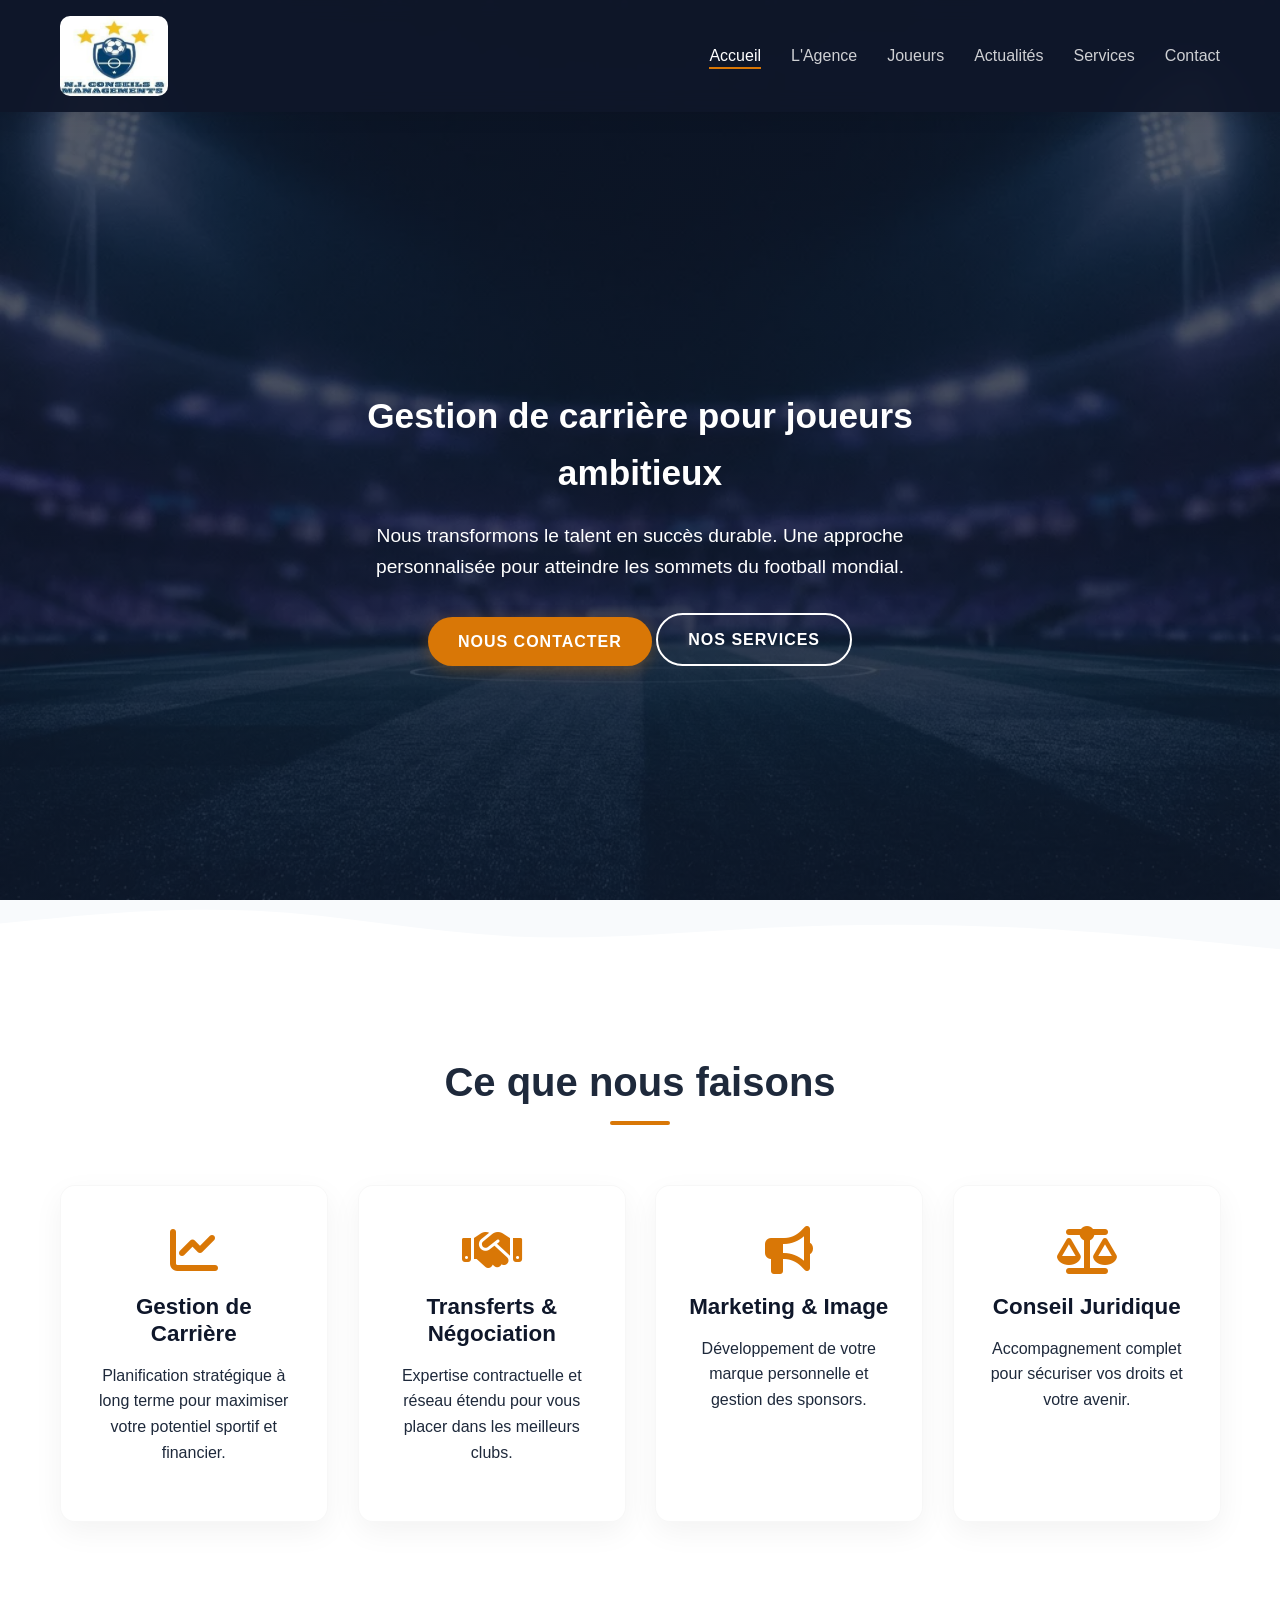
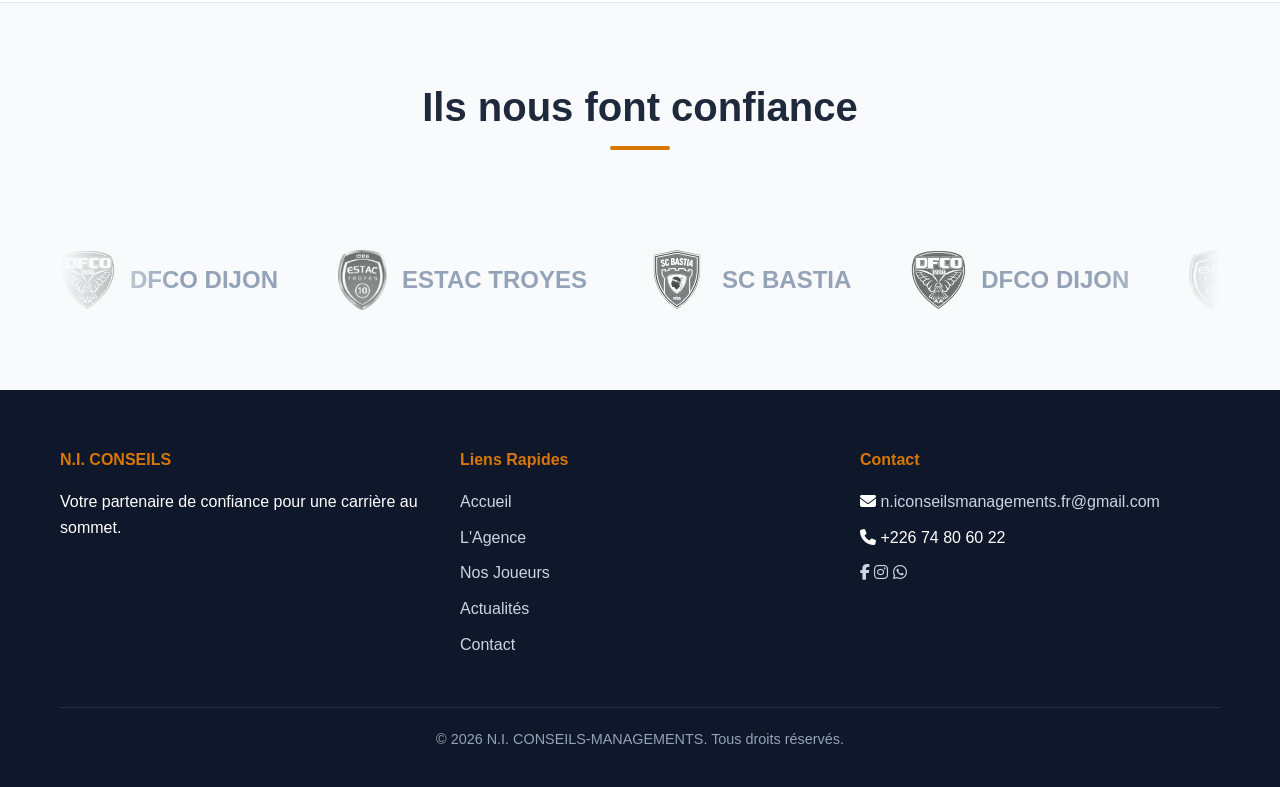
<file: index.html>
<!DOCTYPE html>
<html lang="fr">

<head>
    <meta charset="UTF-8">
    <meta name="viewport" content="width=device-width, initial-scale=1.0">
    <title>N.I. CONSEILS-MANAGEMENTS | Accueil</title>
    <meta name="description"
        content="Gestion de carrière pour joueurs de football ambitieux. Transferts, négociation, marketing.">
    <link rel="icon" type="image/png" href="assets/images/logo.png">
    <!-- Google Search Console Verification -->
    <meta name="google-site-verification" content="EGCltQnFq501ZITUYXsxIXA1ojgnjzvtPyNkvz9qQ1s" />
    <!-- Security Headers -->
    <meta http-equiv="Content-Security-Policy"
        content="default-src 'self'; script-src 'self' https://cdnjs.cloudflare.com; style-src 'self' 'unsafe-inline' https://cdnjs.cloudflare.com https://fonts.googleapis.com; font-src 'self' https://cdnjs.cloudflare.com https://fonts.gstatic.com; img-src 'self' data: blob: https:; connect-src 'self' https://*.supabase.co;">
    <!-- Google Fonts -->
    <link rel="preconnect" href="https://fonts.googleapis.com">
    <link rel="preconnect" href="https://fonts.gstatic.com" crossorigin>
    <link href="https://fonts.googleapis.com/css2?family=Outfit:wght@300;400;500;700;800&display=swap" rel="stylesheet">
    <!-- Font Awesome -->
    <link rel="stylesheet" href="https://cdnjs.cloudflare.com/ajax/libs/font-awesome/6.4.0/css/all.min.css"
        integrity="sha512-iecdLmaskl7CVkqkXNQ/ZH/XLlvWZOJyj7Yy7tcenmpD1ypASozpmT/E0iPtmFIB46ZmdtAc9eNBvH0H/ZpiBw=="
        crossorigin="anonymous" referrerpolicy="no-referrer">
    <!-- Open Graph / Meta SEO pour Google -->
    <link rel="canonical" href="https://niconseils.com/">
    <meta property="og:type" content="website">
    <meta property="og:url" content="https://niconseils.com/">
    <meta property="og:title" content="N.I. CONSEILS-MANAGEMENTS | Agence de Gestion de Carrière Football">
    <meta property="og:description" content="Gestion de carrière pour joueurs de football ambitieux. Transferts, négociation, marketing.">
    <meta property="og:image" content="https://niconseils.com/assets/images/hero.webp">
    <!-- Twitter Card -->
    <meta name="twitter:card" content="summary_large_image">
    <meta name="twitter:title" content="N.I. CONSEILS-MANAGEMENTS | Agence de Gestion de Carrière Football">
    <meta name="twitter:description" content="Gestion de carrière pour joueurs de football ambitieux. Transferts, négociation, marketing.">
    <meta name="twitter:image" content="https://niconseils.com/assets/images/hero.webp">

    <!-- Schema.org Organization for Google Indexing -->
    <script type="application/ld+json">
    {
        "@context": "https://schema.org",
        "@type": "SportsOrganization",
        "name": "N.I. CONSEILS-MANAGEMENTS",
        "alternateName": ["NI Conseils Managements", "Niconseils", "NI Conseils"],
        "url": "https://niconseils.com/",
        "logo": "https://niconseils.com/assets/images/logo.png",
        "description": "Gestion de carrière, transferts, négociations contractuelles et image de joueurs de football professionnels.",
        "telephone": "+226 74 80 60 22",
        "email": "n.iconseilsmanagements.fr@gmail.com",
        "sameAs": [
            "https://www.facebook.com/ibrahim.niang.7",
            "https://www.instagram.com/ibrahim_niang_10"
        ]
    }
    </script>
    <!-- Custom CSS -->
    <link rel="stylesheet" href="style.css?v=2.0">
    <!-- Animations CSS -->
    <link rel="stylesheet" href="animations.css?v=1.3">
    <!-- Dynamic Site Customizer Script -->
    <!-- Supabase SDK & Database Manager -->
    <script src="supabase.js"></script>
    <script src="site-database.js"></script>
    <script src="site-config.js"></script>
    <!-- PWA Settings -->
    <link rel="manifest" href="manifest.json">
    <meta name="apple-mobile-web-app-capable" content="yes">
    <meta name="apple-mobile-web-app-status-bar-style" content="black-translucent">
    <meta name="apple-mobile-web-app-title" content="N.I. CONSEILS">
    <link rel="apple-touch-icon" href="assets/images/logo.png">
</head>

<body>

    <!-- Preloader -->
    <div id="page-preloader">
        <img src="assets/images/logo.png" alt="N.I. CONSEILS" class="preloader-logo" decoding="async">
        <div class="preloader-spinner"></div>
    </div>

    <!-- Navigation -->
    <nav class="navbar">
        <div class="container">
            <a href="index.html" class="logo">
                <img src="assets/images/logo.png" alt="Logo N.I. CONSEILS-MANAGEMENTS">
            </a>
            <ul class="nav-links">
                <li><a href="index.html" class="active">Accueil</a></li>
                <li><a href="agent.html">L'Agence</a></li>
                <li><a href="players.html">Joueurs</a></li>
                <li><a href="actualites.html">Actualités</a></li>
                <li><a href="services.html">Services</a></li>
                <li><a href="contact.html">Contact</a></li>
            </ul>
            <button class="hamburger" type="button" aria-label="Ouvrir le menu" aria-expanded="false" aria-controls="main-nav-links">
                <span class="bar"></span>
                <span class="bar"></span>
                <span class="bar"></span>
            </button>
        </div>
    </nav>

    <!-- Hero Section -->
    <header class="hero" data-parallax>
        <div class="container hero-content">                <h1 data-cms="heroTitle" class="gradient-text">N.I. CONSEILS-MANAGEMENTS</h1>
                <p class="hero-subtitle" data-cms="heroSubtitle">Gestion de carrière pour joueurs ambitieux</p>
            <p data-cms="heroDescription">Nous transformons le talent en succès durable. Une approche personnalisée pour atteindre les sommets du
                football mondial.</p>
            <div class="hero-btns">
                <a href="contact.html" class="btn btn-primary">Nous Contacter</a>
                <a href="services.html" class="btn btn-outline">Nos Services</a>
            </div>
        </div>
    </header>

    <!-- Section Divider Wave -->
    <div class="section-divider">
        <svg viewBox="0 0 1440 100" preserveAspectRatio="none" xmlns="http://www.w3.org/2000/svg">
            <path class="wave-path" fill="#ffffff" d="M0,32L48,26.7C96,21,192,11,288,16C384,21,480,43,576,48C672,53,768,43,864,37.3C960,32,1056,32,1152,37.3C1248,43,1344,53,1392,58.7L1440,64L1440,100L1392,100C1344,100,1248,100,1152,100C1056,100,960,100,864,100C768,100,672,100,576,100C480,100,384,100,288,100C192,100,96,100,48,100L0,100Z"></path>
        </svg>
    </div>

    <!-- What We Do Section -->
    <section class="features section-padding">
        <div class="container">
            <div class="text-center">
                <h2 class="section-title">Ce que nous faisons</h2>
            </div>
            <div class="features-grid">
                <div class="feature-card reveal tilt-card shine-card js-reveal stagger-1">
                    <i class="fa-solid fa-chart-line feature-icon"></i>
                    <h3>Gestion de Carrière</h3>
                    <p>Planification stratégique à long terme pour maximiser votre potentiel sportif et financier.</p>
                </div>
                <div class="feature-card reveal tilt-card shine-card js-reveal stagger-2">
                    <i class="fa-solid fa-handshake feature-icon"></i>
                    <h3>Transferts & Négociation</h3>
                    <p>Expertise contractuelle et réseau étendu pour vous placer dans les meilleurs clubs.</p>
                </div>
                <div class="feature-card reveal tilt-card shine-card js-reveal stagger-3">
                    <i class="fa-solid fa-bullhorn feature-icon"></i>
                    <h3>Marketing & Image</h3>
                    <p>Développement de votre marque personnelle et gestion des sponsors.</p>
                </div>
                <div class="feature-card reveal tilt-card shine-card js-reveal stagger-4">
                    <i class="fa-solid fa-scale-balanced feature-icon"></i>
                    <h3>Conseil Juridique</h3>
                    <p>Accompagnement complet pour sécuriser vos droits et votre avenir.</p>
                </div>
            </div>
        </div>
    </section>

    <!-- Partners Section -->
    <section class="partners section-padding">
        <div class="container">
            <div class="text-center">
                <h2 class="section-title">Ils nous font confiance</h2>
            </div>
            <div class="partners-grid reveal js-reveal">
                <div class="partner-item">
                    <img src="assets/images/LogoDFCO.svg" alt="DFCO Dijon" class="partner-logo"> DFCO DIJON
                </div>
                <div class="partner-item">
                    <img src="assets/images/estac-troyes.png" alt="ESTAC Troyes" class="partner-logo"> ESTAC TROYES
                </div>
                <div class="partner-item">
                    <img src="assets/images/sc-bastia.svg" alt="SC Bastia" class="partner-logo"> SC BASTIA
                </div>
            </div>
        </div>
    </section>

    <!-- Footer -->
    <footer>
        <div class="container">
            <div class="footer-grid">
                <div class="footer-col js-reveal-left">
                    <h4>N.I. CONSEILS</h4>
                    <p>Votre partenaire de confiance pour une carrière au sommet.</p>
                </div>
                <div class="footer-col js-reveal">
                    <h4>Liens Rapides</h4>
                    <ul class="footer-links">
                        <li><a href="index.html">Accueil</a></li>
                        <li><a href="agent.html">L'Agence</a></li>
                        <li><a href="players.html">Nos Joueurs</a></li>
                        <li><a href="actualites.html">Actualités</a></li>
                        <li><a href="contact.html">Contact</a></li>
                    </ul>
                </div>
                <div class="footer-col js-reveal-right">
                    <h4>Contact</h4>
                    <ul class="footer-links">
                        <li><i class="fa-solid fa-envelope"></i> <span
                                class="email-obfuscated">n.iconseilsmanagements.fr [at] gmail.com</span></li>
                        <li><i class="fa-solid fa-phone"></i> +226 74 80 60 22</li>
                        <li>
                            <div class="social-links" style="margin-top: 10px;">
                                <a href="https://www.facebook.com/ibrahim.niang.7" target="_blank"
                                    rel="noopener noreferrer" class="social-btn" aria-label="Facebook N.I. CONSEILS"><i
                                        class="fa-brands fa-facebook-f"></i></a>
                                <a href="https://www.instagram.com/ibrahim_niang_10?igsh=MXQ5dmVqNDBqeXpwaw=="
                                    target="_blank" rel="noopener noreferrer" class="social-btn" aria-label="Instagram N.I. CONSEILS"><i
                                        class="fa-brands fa-instagram"></i></a>
                                <a href="https://wa.me/22674806022" target="_blank" rel="noopener noreferrer"
                                    class="social-btn" aria-label="WhatsApp N.I. CONSEILS"><i class="fa-brands fa-whatsapp"></i></a>
                            </div>
                        </li>
                    </ul>
                </div>
            </div>
            <div class="copyright">
                <p>&copy; 2026 N.I. CONSEILS-MANAGEMENTS. Tous droits réservés.</p>
            </div>
        </div>
    </footer>
    <script src="script.js"></script>
    <script src="animations.js?v=1.3"></script>
</body>

</html>
</file>
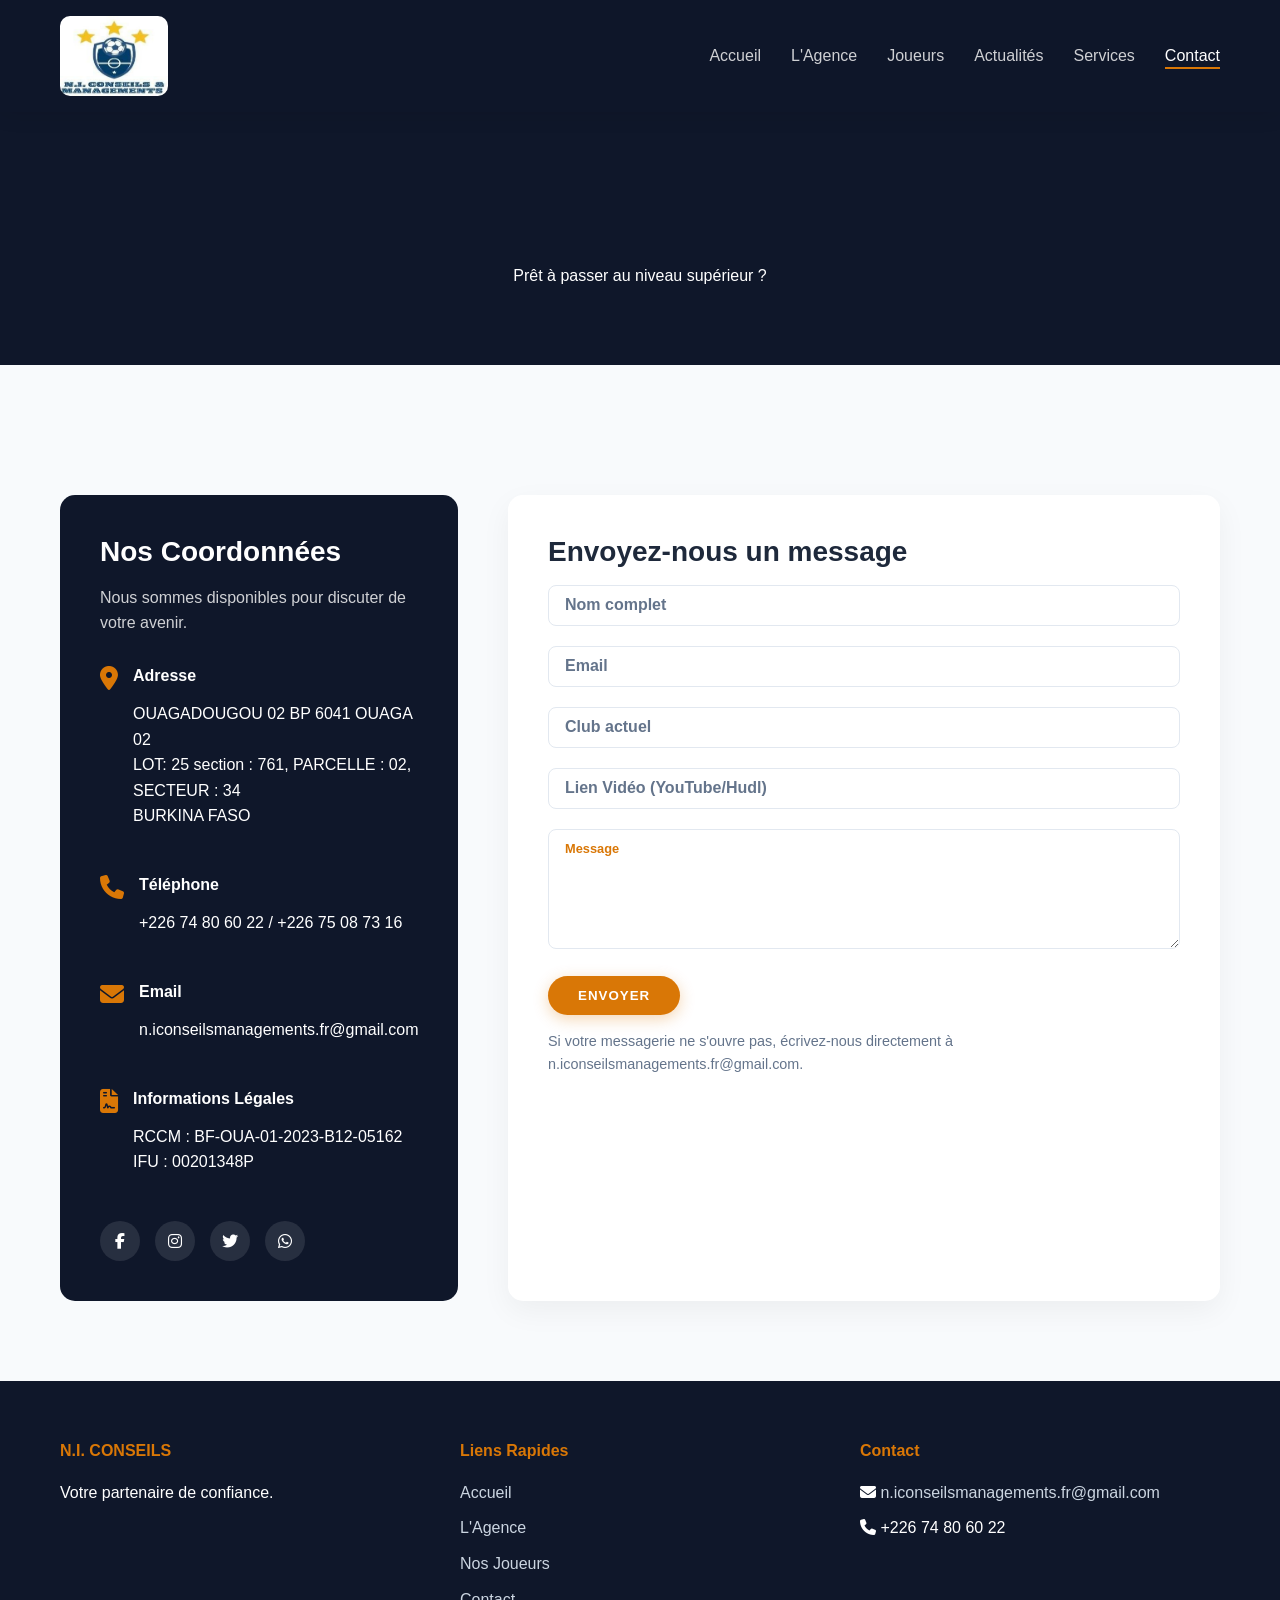
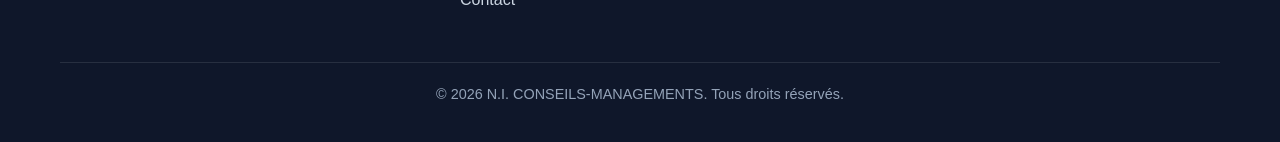
<file: contact.html>
<!DOCTYPE html>
<html lang="fr">

<head>
    <meta charset="UTF-8">
    <meta name="viewport" content="width=device-width, initial-scale=1.0">
    <title>N.I. CONSEILS-MANAGEMENTS | Contact</title>
    <meta name="description" content="Contactez N.I. CONSEILS-MANAGEMENTS pour discuter de votre carrière de joueur de football, transferts et accompagnement personnalisé.">
    <link rel="icon" type="image/png" href="assets/images/logo.png">
    <link rel="canonical" href="https://niconseils.com/contact.html">
    <meta property="og:type" content="website">
    <meta property="og:url" content="https://niconseils.com/contact.html">
    <meta property="og:title" content="N.I. CONSEILS-MANAGEMENTS | Contact">
    <meta property="og:description" content="Contactez N.I. CONSEILS-MANAGEMENTS pour discuter de votre carrière de joueur de football, transferts et accompagnement personnalisé.">
    <meta property="og:image" content="https://niconseils.com/assets/images/hero.webp">
    <!-- Twitter Card -->
    <meta name="twitter:card" content="summary_large_image">
    <meta name="twitter:title" content="N.I. CONSEILS-MANAGEMENTS | Contact">
    <meta name="twitter:description" content="Contactez N.I. CONSEILS-MANAGEMENTS pour votre carrière de footballeur.">
    <meta name="twitter:image" content="https://niconseils.com/assets/images/hero.webp">
    <!-- Security Headers -->
    <meta http-equiv="Content-Security-Policy"
        content="default-src 'self'; script-src 'self' https://cdnjs.cloudflare.com; style-src 'self' 'unsafe-inline' https://cdnjs.cloudflare.com https://fonts.googleapis.com; font-src 'self' https://cdnjs.cloudflare.com https://fonts.gstatic.com; img-src 'self' data: blob: https:; connect-src 'self' https://*.supabase.co;">
    <link rel="preconnect" href="https://fonts.googleapis.com">
    <link rel="preconnect" href="https://fonts.gstatic.com" crossorigin>
    <link href="https://fonts.googleapis.com/css2?family=Outfit:wght@300;400;500;700;800&display=swap" rel="stylesheet">
    <link rel="stylesheet" href="https://cdnjs.cloudflare.com/ajax/libs/font-awesome/6.4.0/css/all.min.css"
        integrity="sha512-iecdLmaskl7CVkqkXNQ/ZH/XLlvWZOJyj7Yy7tcenmpD1ypASozpmT/E0iPtmFIB46ZmdtAc9eNBvH0H/ZpiBw=="
        crossorigin="anonymous" referrerpolicy="no-referrer">
    <link rel="stylesheet" href="style.css?v=2.0">
    <link rel="stylesheet" href="animations.css?v=1.3">
    <!-- Supabase SDK & Database Manager -->
    <script src="supabase.js"></script>
    <script src="site-database.js"></script>
    <script src="site-config.js"></script>
    <!-- PWA Settings -->
    <link rel="manifest" href="manifest.json">
    <meta name="apple-mobile-web-app-capable" content="yes">
    <meta name="apple-mobile-web-app-status-bar-style" content="black-translucent">
    <meta name="apple-mobile-web-app-title" content="N.I. CONSEILS">
    <link rel="apple-touch-icon" href="assets/images/logo.png">
    <style>
        .contact-header {
            background-color: var(--primary-color);
            padding: 180px 0 60px;
            text-align: center;
            color: white;
        }

        .contact-container {
            display: flex;
            gap: 50px;
            margin-top: 50px;
        }

        .contact-info {
            flex: 1;
            background: var(--primary-color);
            color: white;
            padding: 40px;
            border-radius: 15px;
        }

        .contact-form-wrapper {
            flex: 2;
            background: white;
            padding: 40px;
            border-radius: 15px;
            box-shadow: 0 10px 30px rgba(0, 0, 0, 0.05);
        }

        .info-item {
            margin-bottom: 30px;
            display: flex;
            align-items: flex-start;
            gap: 15px;
        }

        .info-item i {
            font-size: 1.5rem;
            color: var(--secondary-color);
        }

        .form-group {
            margin-bottom: 20px;
        }

        .form-group label {
            display: block;
            margin-bottom: 8px;
            font-weight: 600;
        }

        .form-control {
            width: 100%;
            padding: 12px;
            border: 1px solid #e2e8f0;
            border-radius: 8px;
            font-family: inherit;
            transition: var(--transition);
        }

        .form-control:focus {
            outline: none;
            border-color: var(--secondary-color);
            box-shadow: 0 0 0 3px rgba(217, 119, 6, 0.1);
        }

        textarea.form-control {
            resize: vertical;
            min-height: 120px;
        }

        .social-links {
            display: flex;
            gap: 15px;
            margin-top: 30px;
        }

        .social-btn {
            width: 40px;
            height: 40px;
            border-radius: 50%;
            background: rgba(255, 255, 255, 0.1);
            display: flex;
            align-items: center;
            justify-content: center;
            transition: var(--transition);
        }

        .social-btn:hover {
            background: var(--secondary-color);
        }

        @media (max-width: 768px) {
            .contact-header {
                padding: 140px 0 40px;
            }

            .contact-container {
                flex-direction: column;
                gap: 30px;
            }

            .contact-info,
            .contact-form-wrapper {
                padding: 25px;
            }
        }
    </style>

</head>

<body>

    <!-- Preloader -->
    <div id="page-preloader">
        <img src="assets/images/logo.png" alt="N.I. CONSEILS" class="preloader-logo" decoding="async">
        <div class="preloader-spinner"></div>
    </div>

    <nav class="navbar">
        <div class="container">
            <a href="index.html" class="logo">
                <img src="assets/images/logo.png" alt="Logo N.I. CONSEILS-MANAGEMENTS">
            </a>
            <ul class="nav-links">
                <li><a href="index.html">Accueil</a></li>
                <li><a href="agent.html">L'Agence</a></li>
                <li><a href="players.html">Joueurs</a></li>
                <li><a href="actualites.html">Actualités</a></li>
                <li><a href="services.html">Services</a></li>
                <li><a href="contact.html" class="active">Contact</a></li>
            </ul>
            <button class="hamburger" type="button" aria-label="Ouvrir le menu" aria-expanded="false" aria-controls="main-nav-links">
                <span class="bar"></span>
                <span class="bar"></span>
                <span class="bar"></span>
            </button>
        </div>
    </nav>

    <header class="contact-header">
        <div class="container">
            <h1 class="js-reveal gradient-text" data-cms="contactHeaderTitle">Contactez-nous</h1>
            <p class="js-reveal stagger-1" data-cms="contactHeaderSubtitle">Prêt à passer au niveau supérieur ?</p>
        </div>
    </header>

    <section class="section-padding">
        <div class="container">
            <div class="contact-container">

                <div class="contact-info js-reveal-left">
                    <h3>Nos Coordonnées</h3>
                    <p style="margin-bottom: 30px; opacity: 0.8;">Nous sommes disponibles pour discuter de votre avenir.
                    </p>

                    <div class="info-item">
                        <i class="fa-solid fa-location-dot"></i>
                        <div>
                            <h4>Adresse</h4>
                            <p data-cms-lines="address">OUAGADOUGOU 02 BP 6041 OUAGA 02
LOT: 25 section : 761, PARCELLE : 02, SECTEUR : 34
BURKINA FASO</p>
                        </div>
                    </div>

                    <div class="info-item">
                        <i class="fa-solid fa-phone"></i>
                        <div>
                            <h4>Téléphone</h4>
                            <p><span data-cms="phone">+226 74 80 60 22</span> / <span data-cms="phone2">+226 75 08 73 16</span></p>
                        </div>
                    </div>

                    <div class="info-item">
                        <i class="fa-solid fa-envelope"></i>
                        <div>
                            <h4>Email</h4>
                            <p class="email-obfuscated">n.iconseilsmanagements.fr [at] gmail.com</p>
                        </div>
                    </div>

                    <div class="info-item">
                        <i class="fa-solid fa-file-contract"></i>
                        <div>
                            <h4>Informations Légales</h4>
                            <p>RCCM : <span data-cms="rccm">BF-OUA-01-2023-B12-05162</span><br>IFU : <span data-cms="ifu">00201348P</span></p>
                        </div>
                    </div>

                    <div class="social-links">
                        <a href="https://www.facebook.com/ibrahim.niang.7" target="_blank" rel="noopener noreferrer"
                            class="social-btn" aria-label="Facebook N.I. CONSEILS"><i class="fa-brands fa-facebook-f"></i></a>
                        <a href="https://www.instagram.com/ibrahim_niang_10?igsh=MXQ5dmVqNDBqeXpwaw==" target="_blank"
                            rel="noopener noreferrer" class="social-btn" aria-label="Instagram N.I. CONSEILS"><i class="fa-brands fa-instagram"></i></a>
                        <a href="https://twitter.com/intent/tweet?text=N.I.%20CONSEILS-MANAGEMENTS%20-%20Gestion%20de%20carri%C3%A8re%20football" target="_blank" class="social-btn" rel="noopener noreferrer" aria-label="Twitter N.I. CONSEILS"><i
                                class="fa-brands fa-twitter"></i></a>
                        <a href="https://wa.me/22674806022" target="_blank" rel="noopener noreferrer"
                            class="social-btn" aria-label="WhatsApp N.I. CONSEILS"><i class="fa-brands fa-whatsapp"></i></a>
                    </div>
                </div>

                <div class="contact-form-wrapper js-reveal-right">
                    <h3>Envoyez-nous un message</h3>
                    <form id="contact-form" name="contact" method="POST" data-netlify="true" data-netlify-honeypot="bot-field">
                        <p style="display:none;"><label>Ne pas remplir : <input name="bot-field"></label></p>
                        <input type="hidden" name="form-name" value="contact">
                        <div class="form-group">
                            <input type="text" id="name" name="user_name" class="form-control" placeholder=" "
                                required>
                            <label for="name">Nom complet</label>
                        </div>
                        <div class="form-group">
                            <input type="email" id="email" name="user_email" class="form-control"
                                placeholder=" " required>
                            <label for="email">Email</label>
                        </div>
                        <div class="form-group">
                            <input type="text" id="club" name="club" class="form-control" placeholder=" ">
                            <label for="club">Club actuel</label>
                        </div>
                        <div class="form-group">
                            <input type="url" id="video" name="video_link" class="form-control"
                                placeholder=" ">
                            <label for="video">Lien Vidéo (YouTube/Hudl)</label>
                        </div>
                        <div class="form-group">
                            <textarea id="message" name="message" class="form-control"
                                placeholder=" " required></textarea>
                            <label for="message">Message</label>
                        </div>
                        <button type="submit" class="btn btn-primary">Envoyer</button>
                    </form>
                    <p style="margin-top: 15px; font-size: 0.9rem; color: #64748b;" id="contact-fallback">
                        Si votre messagerie ne s'ouvre pas, écrivez-nous directement à <a href="mailto:n.iconseilsmanagements.fr@gmail.com">n.iconseilsmanagements.fr@gmail.com</a>.
                    </p>
                </div>

            </div>
        </div>
    </section>

    <footer>
        <div class="container">
            <div class="footer-grid">
                <div class="footer-col">
                    <h4>N.I. CONSEILS</h4>
                    <p>Votre partenaire de confiance.</p>
                </div>
                <div class="footer-col">
                    <h4>Liens Rapides</h4>
                    <ul class="footer-links">
                        <li><a href="index.html">Accueil</a></li>
                        <li><a href="agent.html">L'Agence</a></li>
                        <li><a href="players.html">Nos Joueurs</a></li>
                        <li><a href="contact.html">Contact</a></li>
                    </ul>
                </div>
                <div class="footer-col">
                    <h4>Contact</h4>
                    <ul class="footer-links">
                        <li><i class="fa-solid fa-envelope"></i> <span
                                class="email-obfuscated">n.iconseilsmanagements.fr [at] gmail.com</span></li>
                        <li><i class="fa-solid fa-phone"></i> +226 74 80 60 22</li>
                    </ul>
                </div>
            </div>
            <div class="copyright">
                <p>&copy; 2026 N.I. CONSEILS-MANAGEMENTS. Tous droits réservés.</p>
            </div>
        </div>
    </footer>
    <script src="script.js"></script>
    <script src="animations.js?v=1.3"></script>
</body>

</html>
</file>
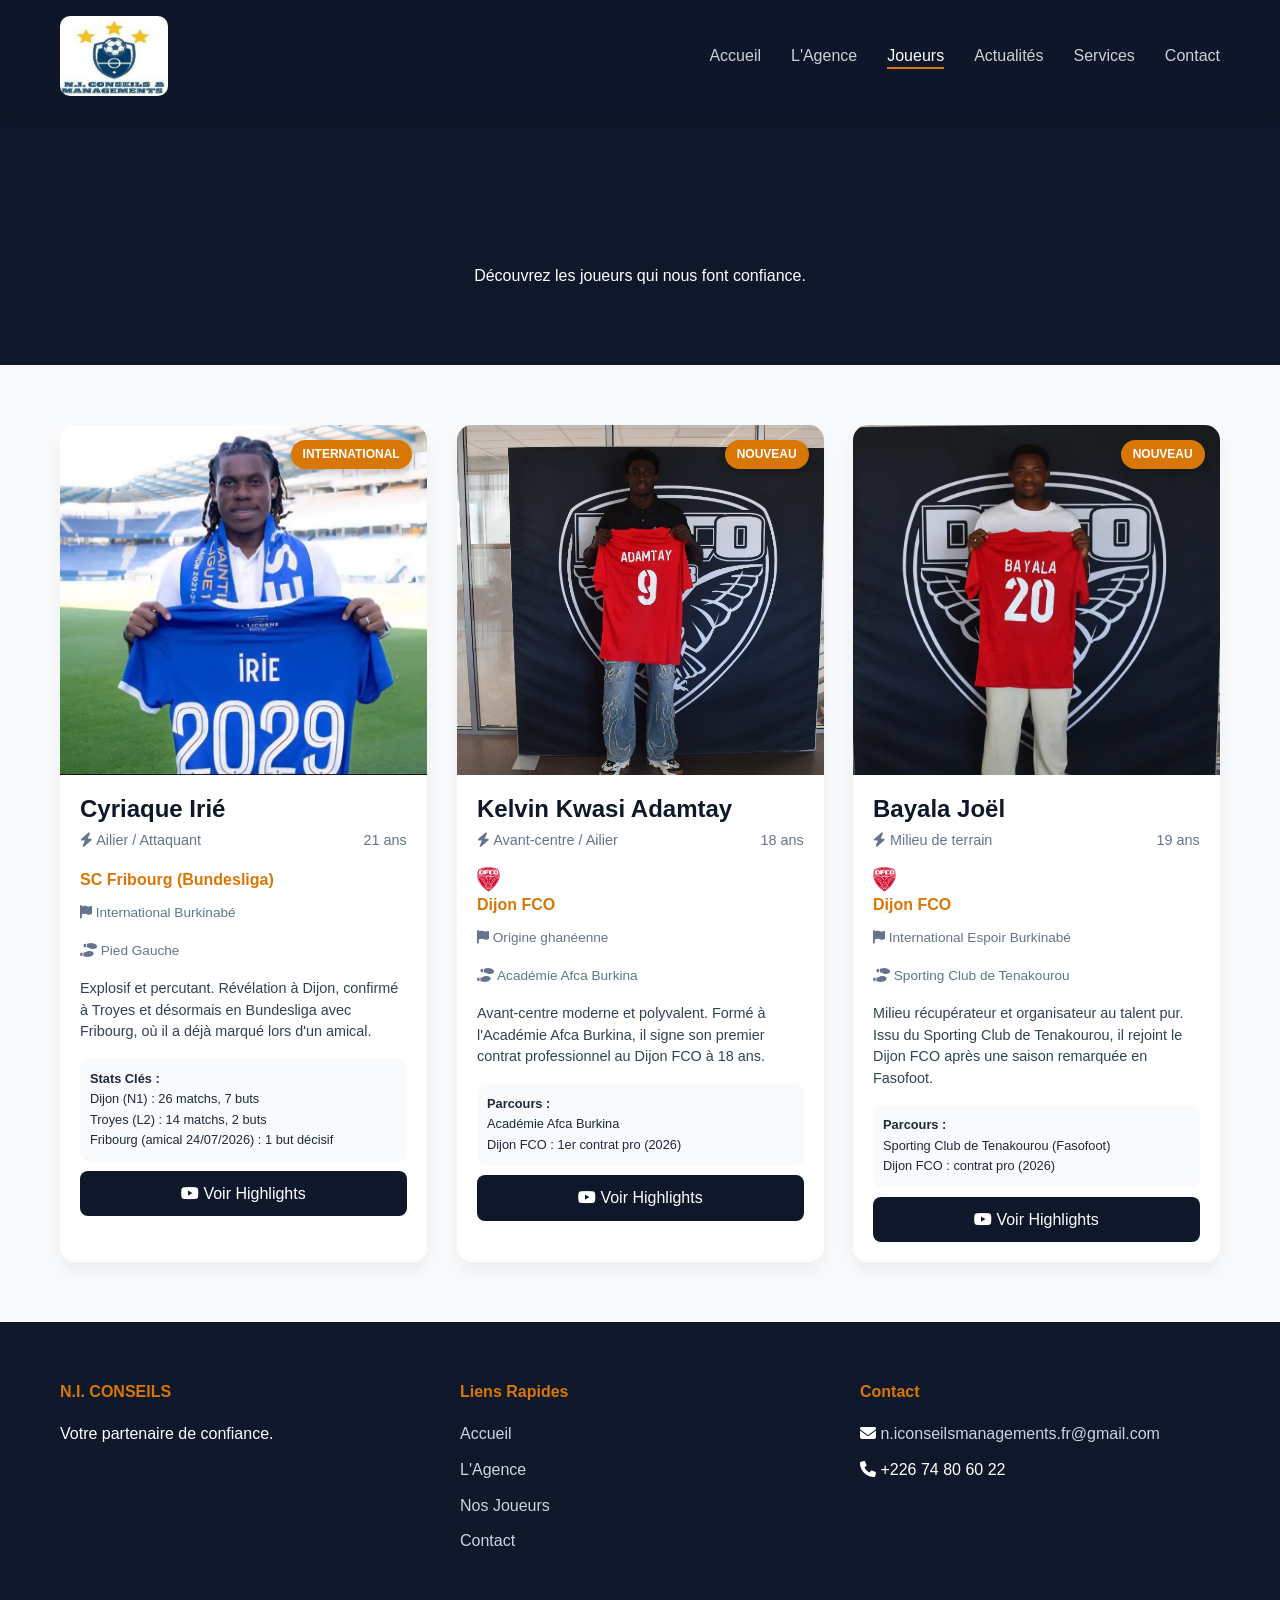
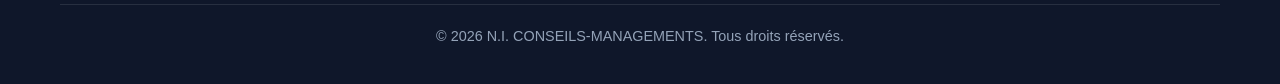
<file: players.html>
<!DOCTYPE html>
<html lang="fr">

<head>
    <meta charset="UTF-8">
    <meta name="viewport" content="width=device-width, initial-scale=1.0">
    <title>N.I. CONSEILS-MANAGEMENTS | Nos Joueurs</title>
    <meta name="description" content="Découvrez les joueurs et talents accompagnés par N.I. CONSEILS-MANAGEMENTS. Carrière, transferts et performances de nos athlètes.">
    <link rel="icon" type="image/png" href="assets/images/logo.png">
    <link rel="canonical" href="https://niconseils.com/players.html">
    <meta property="og:type" content="website">
    <meta property="og:url" content="https://niconseils.com/players.html">
    <meta property="og:title" content="N.I. CONSEILS-MANAGEMENTS | Nos Joueurs">
    <meta property="og:description" content="Découvrez les joueurs et talents accompagnés par N.I. CONSEILS-MANAGEMENTS. Carrière, transferts et performances de nos athlètes.">
    <meta property="og:image" content="https://niconseils.com/assets/images/cyriaque.webp">
    <!-- Twitter Card -->
    <meta name="twitter:card" content="summary_large_image">
    <meta name="twitter:title" content="N.I. CONSEILS-MANAGEMENTS | Nos Joueurs">
    <meta name="twitter:description" content="Découvrez les joueurs et talents accompagnés par N.I. CONSEILS-MANAGEMENTS.">
    <meta name="twitter:image" content="https://niconseils.com/assets/images/cyriaque.webp">
    <!-- Security Headers -->
    <meta http-equiv="Content-Security-Policy"
        content="default-src 'self'; script-src 'self' https://cdnjs.cloudflare.com; style-src 'self' 'unsafe-inline' https://cdnjs.cloudflare.com https://fonts.googleapis.com; font-src 'self' https://cdnjs.cloudflare.com https://fonts.gstatic.com; img-src 'self' data: blob: https:; connect-src 'self' https://*.supabase.co;">
    <link rel="preconnect" href="https://fonts.googleapis.com">
    <link rel="preconnect" href="https://fonts.gstatic.com" crossorigin>
    <link href="https://fonts.googleapis.com/css2?family=Outfit:wght@300;400;500;700;800&display=swap" rel="stylesheet">
    <link rel="stylesheet" href="https://cdnjs.cloudflare.com/ajax/libs/font-awesome/6.4.0/css/all.min.css"
        integrity="sha512-iecdLmaskl7CVkqkXNQ/ZH/XLlvWZOJyj7Yy7tcenmpD1ypASozpmT/E0iPtmFIB46ZmdtAc9eNBvH0H/ZpiBw=="
        crossorigin="anonymous" referrerpolicy="no-referrer">
    <link rel="stylesheet" href="style.css?v=2.0">
    <link rel="stylesheet" href="animations.css?v=1.3">
    <!-- Supabase SDK & Database Manager -->
    <script src="supabase.js"></script>
    <script src="site-database.js"></script>
    <script src="site-config.js"></script>
    <!-- PWA Settings -->
    <link rel="manifest" href="manifest.json">
    <meta name="apple-mobile-web-app-capable" content="yes">
    <meta name="apple-mobile-web-app-status-bar-style" content="black-translucent">
    <meta name="apple-mobile-web-app-title" content="N.I. CONSEILS">
    <link rel="apple-touch-icon" href="assets/images/logo.png">
    <style>
        .players-header {
            background-color: var(--primary-color);
            padding: 180px 0 60px;
            text-align: center;
            color: white;
        }

        .player-grid {
            display: grid;
            grid-template-columns: repeat(auto-fill, minmax(300px, 1fr));
            gap: 30px;
            padding: 60px 0;
        }

        .player-card {
            background: white;
            border-radius: 15px;
            overflow: hidden;
            box-shadow: 0 10px 20px rgba(0, 0, 0, 0.05);
            transition: var(--transition);
            position: relative;
        }

        .player-card:hover {
            transform: translateY(-10px);
            box-shadow: 0 20px 40px rgba(0, 0, 0, 0.15);
        }

        .player-img {
            height: 350px;
            width: 100%;
            object-fit: cover;
            object-position: top;
        }

        .player-info {
            padding: 20px;
        }

        .player-name {
            font-size: 1.5rem;
            color: var(--primary-color);
            margin-bottom: 5px;
        }

        .player-meta {
            color: #64748b;
            font-size: 0.9rem;
            margin-bottom: 15px;
            display: flex;
            justify-content: space-between;
        }

        .player-club {
            font-weight: 600;
            color: var(--secondary-color);
        }

        .video-btn {
            display: block;
            width: 100%;
            padding: 10px;
            background: var(--primary-color);
            color: white;
            text-align: center;
            border-radius: 8px;
            margin-top: 10px;
        }

        .video-btn:hover {
            background: var(--secondary-color);
        }
    </style>
</head>

<body>

    <!-- Preloader -->
    <div id="page-preloader">
        <img src="assets/images/logo.png" alt="N.I. CONSEILS" class="preloader-logo" decoding="async">
        <div class="preloader-spinner"></div>
    </div>

    <nav class="navbar">
        <div class="container">
            <a href="index.html" class="logo">
                <img src="assets/images/logo.png" alt="Logo N.I. CONSEILS-MANAGEMENTS">
            </a>
            <ul class="nav-links">
                <li><a href="index.html">Accueil</a></li>
                <li><a href="agent.html">L'Agence</a></li>
                <li><a href="players.html" class="active">Joueurs</a></li>
                <li><a href="actualites.html">Actualités</a></li>
                <li><a href="services.html">Services</a></li>
                <li><a href="contact.html">Contact</a></li>
            </ul>
            <button class="hamburger" type="button" aria-label="Ouvrir le menu" aria-expanded="false" aria-controls="main-nav-links">
                <span class="bar"></span>
                <span class="bar"></span>
                <span class="bar"></span>
            </button>
        </div>
    </nav>

    <header class="players-header">
        <div class="container">
            <h1 class="js-reveal gradient-text" data-cms="playersHeaderTitle">Nos Talents</h1>
            <p class="js-reveal stagger-1" data-cms="playersHeaderSubtitle">Découvrez les joueurs qui nous font confiance.</p>
        </div>
    </header>

    <div class="container">
        <div class="player-grid" id="player-grid">
            <!-- Joueurs rendus dynamiquement via site-data.js -->
        </div>
    </div>

    <footer>
        <div class="container">
            <div class="footer-grid">
                <div class="footer-col">
                    <h4>N.I. CONSEILS</h4>
                    <p>Votre partenaire de confiance.</p>
                </div>
                <div class="footer-col">
                    <h4>Liens Rapides</h4>
                    <ul class="footer-links">
                        <li><a href="index.html">Accueil</a></li>
                        <li><a href="agent.html">L'Agence</a></li>
                        <li><a href="players.html">Nos Joueurs</a></li>
                        <li><a href="contact.html">Contact</a></li>
                    </ul>
                </div>
                <div class="footer-col">
                    <h4>Contact</h4>
                    <ul class="footer-links">
                        <li><i class="fa-solid fa-envelope"></i> <span
                                class="email-obfuscated">n.iconseilsmanagements.fr [at] gmail.com</span></li>
                        <li><i class="fa-solid fa-phone"></i> +226 74 80 60 22</li>
                    </ul>
                </div>
            </div>
            <div class="copyright">
                <p>&copy; 2026 N.I. CONSEILS-MANAGEMENTS. Tous droits réservés.</p>
            </div>
        </div>
    </footer>
    <script src="site-data.js?v=1.1"></script>
    <script src="script.js"></script>
    <script src="animations.js?v=1.3"></script>
</body>

</html>
</file>
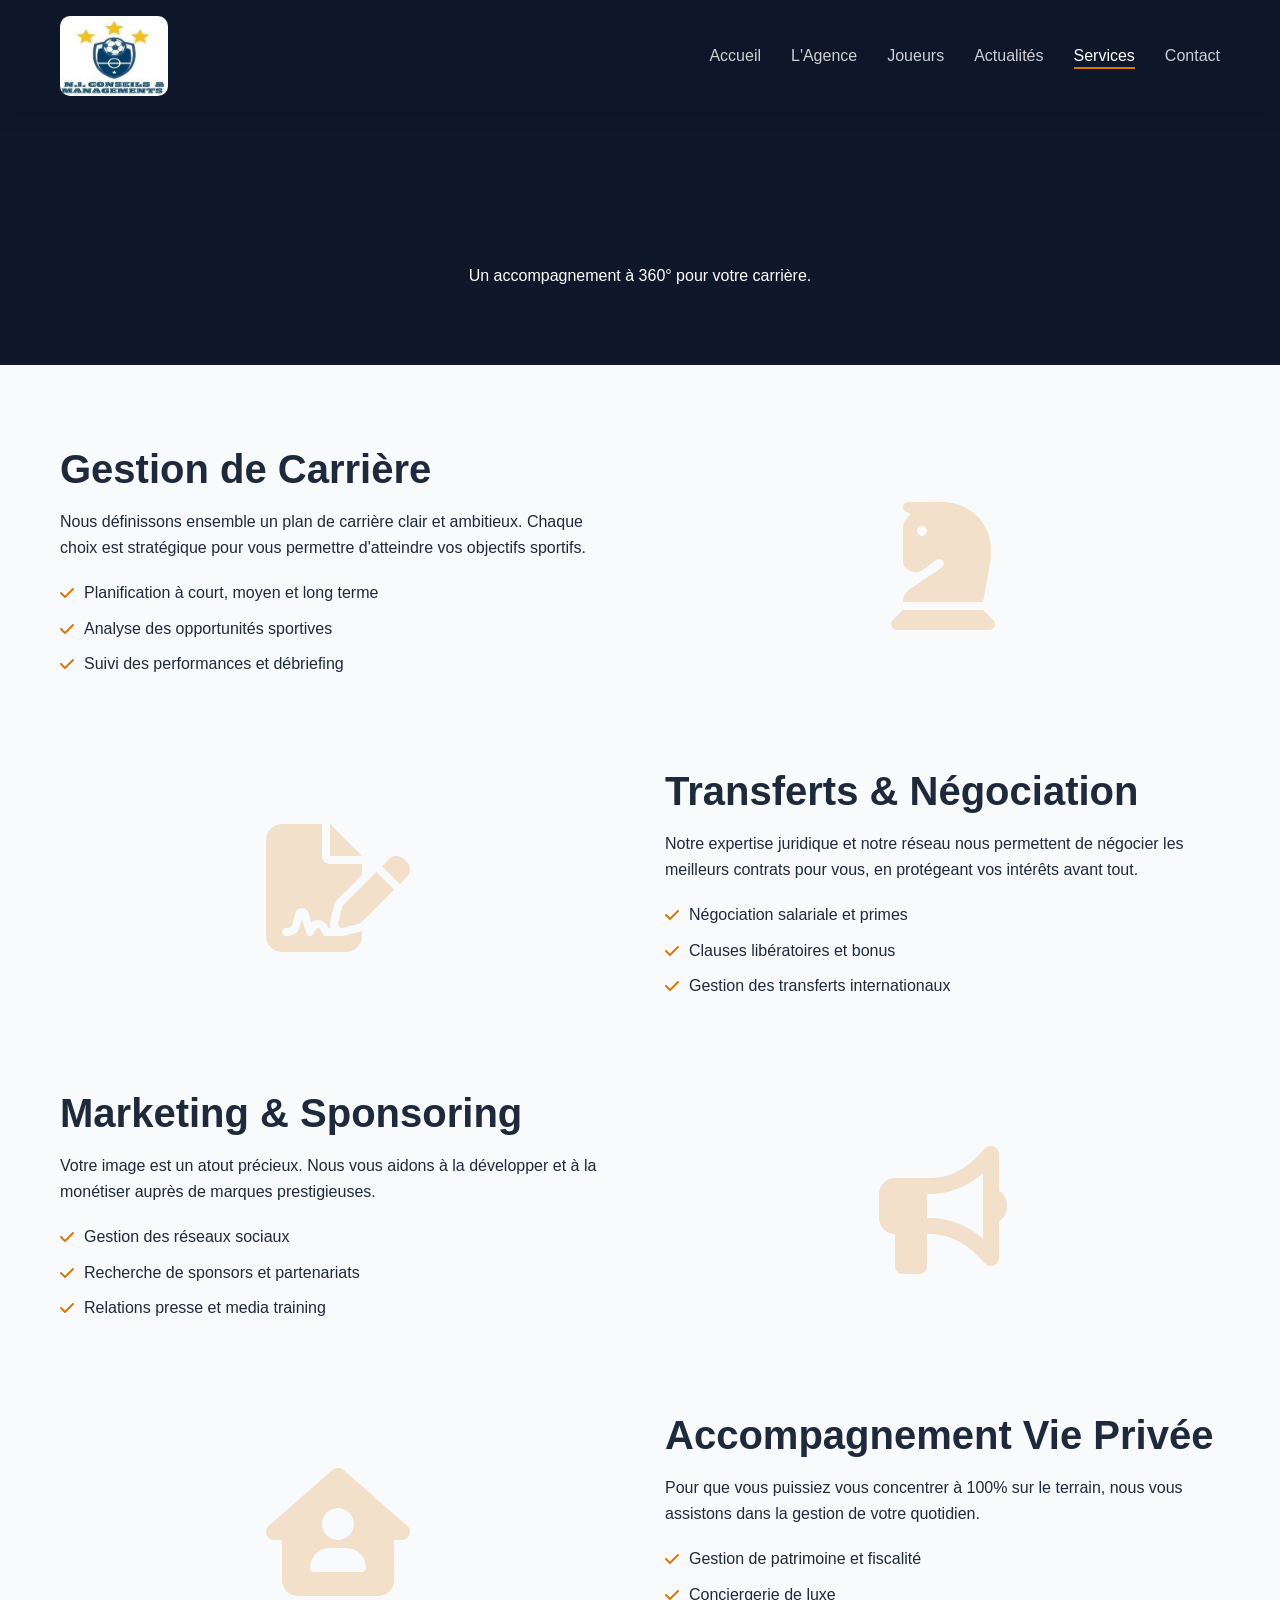
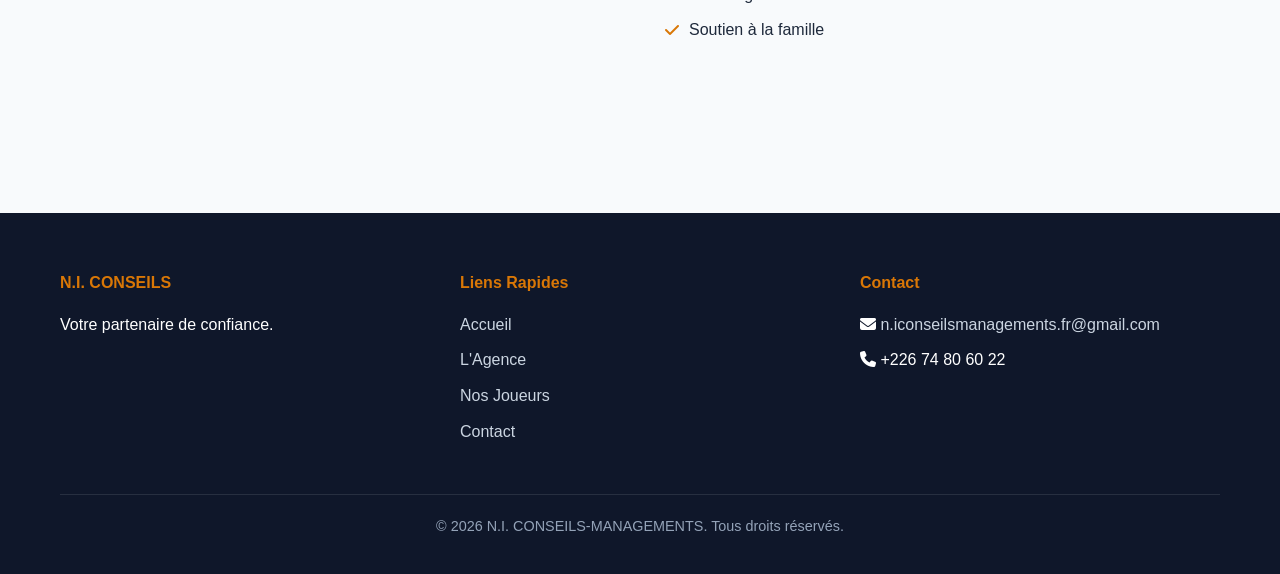
<file: services.html>
<!DOCTYPE html>
<html lang="fr">

<head>
    <meta charset="UTF-8">
    <meta name="viewport" content="width=device-width, initial-scale=1.0">
    <title>N.I. CONSEILS-MANAGEMENTS | Nos Services</title>
    <meta name="description" content="N.I. CONSEILS-MANAGEMENTS accompagne les joueurs de football en gestion de carrière, transferts, négociation, marketing et conseil juridique.">
    <link rel="icon" type="image/png" href="assets/images/logo.png">
    <link rel="canonical" href="https://niconseils.com/services.html">
    <meta property="og:type" content="website">
    <meta property="og:url" content="https://niconseils.com/services.html">
    <meta property="og:title" content="N.I. CONSEILS-MANAGEMENTS | Nos Services">
    <meta property="og:description" content="N.I. CONSEILS-MANAGEMENTS accompagne les joueurs de football en gestion de carrière, transferts, négociation, marketing et conseil juridique.">
    <meta property="og:image" content="https://niconseils.com/assets/images/hero.webp">
    <!-- Twitter Card -->
    <meta name="twitter:card" content="summary_large_image">
    <meta name="twitter:title" content="N.I. CONSEILS-MANAGEMENTS | Nos Services">
    <meta name="twitter:description" content="Un accompagnement à 360° pour votre carrière de footballeur.">
    <meta name="twitter:image" content="https://niconseils.com/assets/images/hero.webp">
    <!-- Security Headers -->
    <meta http-equiv="Content-Security-Policy"
        content="default-src 'self'; script-src 'self' https://cdnjs.cloudflare.com; style-src 'self' 'unsafe-inline' https://cdnjs.cloudflare.com https://fonts.googleapis.com; font-src 'self' https://cdnjs.cloudflare.com https://fonts.gstatic.com; img-src 'self' data: blob: https:; connect-src 'self' https://*.supabase.co;">
    <link rel="preconnect" href="https://fonts.googleapis.com">
    <link rel="preconnect" href="https://fonts.gstatic.com" crossorigin>
    <link href="https://fonts.googleapis.com/css2?family=Outfit:wght@300;400;500;700;800&display=swap" rel="stylesheet">
    <link rel="stylesheet" href="https://cdnjs.cloudflare.com/ajax/libs/font-awesome/6.4.0/css/all.min.css"
        integrity="sha512-iecdLmaskl7CVkqkXNQ/ZH/XLlvWZOJyj7Yy7tcenmpD1ypASozpmT/E0iPtmFIB46ZmdtAc9eNBvH0H/ZpiBw=="
        crossorigin="anonymous" referrerpolicy="no-referrer">
    <link rel="stylesheet" href="style.css?v=2.0">
    <link rel="stylesheet" href="animations.css?v=1.3">
    <!-- Supabase SDK & Database Manager -->
    <script src="supabase.js"></script>
    <script src="site-database.js"></script>
    <script src="site-config.js"></script>
    <!-- PWA Settings -->
    <link rel="manifest" href="manifest.json">
    <meta name="apple-mobile-web-app-capable" content="yes">
    <meta name="apple-mobile-web-app-status-bar-style" content="black-translucent">
    <meta name="apple-mobile-web-app-title" content="N.I. CONSEILS">
    <link rel="apple-touch-icon" href="assets/images/logo.png">
    <style>
        .services-header {
            background-color: var(--primary-color);
            padding: 180px 0 60px;
            text-align: center;
            color: white;
        }

        .service-row {
            display: flex;
            align-items: center;
            gap: 50px;
            margin-bottom: 80px;
        }

        .service-row:nth-child(even) {
            flex-direction: row-reverse;
        }

        .service-text {
            flex: 1;
        }

        .service-icon-large {
            flex: 1;
            display: flex;
            justify-content: center;
            align-items: center;
            font-size: 8rem;
            color: var(--secondary-color);
            opacity: 0.2;
        }

        .service-list {
            margin-top: 20px;
        }

        .service-list li {
            margin-bottom: 10px;
            display: flex;
            align-items: center;
            gap: 10px;
        }

        .service-list i {
            color: var(--secondary-color);
        }

        @media (max-width: 768px) {
            .services-header {
                padding: 140px 0 40px;
            }

            .service-row,
            .service-row:nth-child(even) {
                flex-direction: column;
                text-align: center;
                gap: 30px;
                margin-bottom: 60px;
            }

            .service-icon-large {
                font-size: 5rem;
                order: -1;
                /* Place icon above text on mobile */
            }

            .service-list li {
                justify-content: center;
            }
        }
    </style>
</head>

<body>

    <!-- Preloader -->
    <div id="page-preloader">
        <img src="assets/images/logo.png" alt="N.I. CONSEILS" class="preloader-logo" decoding="async">
        <div class="preloader-spinner"></div>
    </div>

    <nav class="navbar">
        <div class="container">
            <a href="index.html" class="logo">
                <img src="assets/images/logo.png" alt="Logo N.I. CONSEILS-MANAGEMENTS">
            </a>
            <ul class="nav-links">
                <li><a href="index.html">Accueil</a></li>
                <li><a href="agent.html">L'Agence</a></li>
                <li><a href="players.html">Joueurs</a></li>
                <li><a href="actualites.html">Actualités</a></li>
                <li><a href="services.html" class="active">Services</a></li>
                <li><a href="contact.html">Contact</a></li>
            </ul>
            <button class="hamburger" type="button" aria-label="Ouvrir le menu" aria-expanded="false" aria-controls="main-nav-links">
                <span class="bar"></span>
                <span class="bar"></span>
                <span class="bar"></span>
            </button>
        </div>
    </nav>

    <header class="services-header">
        <div class="container">
            <h1 class="js-reveal gradient-text" data-cms="servicesHeaderTitle">Nos Services</h1>
            <p class="js-reveal stagger-1" data-cms="servicesHeaderSubtitle">Un accompagnement à 360° pour votre carrière.</p>
        </div>
    </header>

    <section class="section-padding">
        <div class="container" id="services-container">
            <!-- Services rendus dynamiquement via site-data.js -->
        </div>
    </section>

    <footer>
        <div class="container">
            <div class="footer-grid">
                <div class="footer-col">
                    <h4>N.I. CONSEILS</h4>
                    <p>Votre partenaire de confiance.</p>
                </div>
                <div class="footer-col">
                    <h4>Liens Rapides</h4>
                    <ul class="footer-links">
                        <li><a href="index.html">Accueil</a></li>
                        <li><a href="agent.html">L'Agence</a></li>
                        <li><a href="players.html">Nos Joueurs</a></li>
                        <li><a href="contact.html">Contact</a></li>
                    </ul>
                </div>
                <div class="footer-col">
                    <h4>Contact</h4>
                    <ul class="footer-links">
                        <li><i class="fa-solid fa-envelope"></i> <span
                                class="email-obfuscated">n.iconseilsmanagements.fr [at] gmail.com</span></li>
                        <li><i class="fa-solid fa-phone"></i> +226 74 80 60 22</li>
                    </ul>
                </div>
            </div>
            <div class="copyright">
                <p>&copy; 2026 N.I. CONSEILS-MANAGEMENTS. Tous droits réservés.</p>
            </div>
        </div>
    </footer>
    <script src="site-data.js?v=1.1"></script>
    <script src="script.js"></script>
    <script src="animations.js?v=1.3"></script>
</body>

</html>
</file>
<file: style.css>
/* Global Styles & Variables */
:root {
    --primary-color: #0f172a;
    /* Dark Slate */
    --secondary-color: #d97706;
    /* Amber/Gold */
    --accent-color: #38bdf8;
    /* Sky Blue */
    --text-dark: #1e293b;
    --text-light: #f8fafc;
    --bg-light: #f8fafc;
    --bg-white: #ffffff;
    --transition: all 0.3s ease;
    --font-main: 'Outfit', sans-serif;
}

* {
    margin: 0;
    padding: 0;
    box-sizing: border-box;
}

body {
    font-family: var(--font-main);
    background-color: var(--bg-light);
    color: var(--text-dark);
    line-height: 1.6;
    overflow-x: hidden;
}

a {
    text-decoration: none;
    color: inherit;
    transition: var(--transition);
}

ul {
    list-style: none;
}

img {
    max-width: 100%;
    display: block;
}

/* Typography */
h1,
h2,
h3,
h4,
h5,
h6 {
    font-weight: 700;
    line-height: 1.2;
    margin-bottom: 1rem;
}

h1 {
    font-size: clamp(2rem, 8vw, 3.5rem);
}

h2 {
    font-size: clamp(1.75rem, 6vw, 2.5rem);
}

h3 {
    font-size: 1.75rem;
}

p {
    margin-bottom: 1rem;
}

/* Utilities */
.container {
    max-width: 1200px;
    margin: 0 auto;
    padding: 0 20px;
}

.btn {
    display: inline-block;
    padding: 12px 30px;
    border-radius: 50px;
    font-weight: 600;
    text-transform: uppercase;
    letter-spacing: 1px;
    cursor: pointer;
    border: none;
    transition: var(--transition);
}

.btn-primary {
    background-color: var(--secondary-color);
    color: white;
    box-shadow: 0 4px 15px rgba(217, 119, 6, 0.3);
}

.btn-primary:hover {
    background-color: #b45309;
    transform: translateY(-2px);
}

.btn-outline {
    background: transparent;
    border: 2px solid white;
    color: white;
}

.btn-outline:hover {
    background: white;
    color: var(--primary-color);
}

.section-padding {
    padding: 80px 0;
}

.text-center {
    text-align: center;
}

.text-white {
    color: white;
}

/* Navigation */
.navbar {
    background-color: rgba(15, 23, 42, 0.95);
    backdrop-filter: blur(10px);
    padding: 1rem 0;
    position: fixed;
    width: 100%;
    top: 0;
    z-index: 1000;
    box-shadow: 0 2px 20px rgba(0, 0, 0, 0.1);
}

.navbar .container {
    display: flex;
    justify-content: space-between;
    align-items: center;
}

.logo {
    font-size: 1.8rem;
    font-weight: 800;
    color: white;
    text-transform: uppercase;
    letter-spacing: 2px;
    display: flex;
    align-items: center;
}

.logo img {
    height: 60px;
    width: auto;
    object-fit: contain;
    transition: var(--transition);
    border-radius: 10px;
}

@media (min-width: 1024px) {
    .logo img {
        height: 80px;
    }
}

.logo span {
    color: var(--secondary-color);
}

.nav-links {
    display: flex;
    gap: 30px;
}

.nav-links a {
    color: rgba(255, 255, 255, 0.8);
    font-weight: 500;
    font-size: 1rem;
    position: relative;
}

.nav-links a:hover,
.nav-links a.active {
    color: white;
}

.nav-links a::after {
    content: '';
    position: absolute;
    width: 0;
    height: 2px;
    bottom: -5px;
    left: 0;
    background-color: var(--secondary-color);
    transition: var(--transition);
}

.nav-links a:hover::after,
.nav-links a.active::after {
    width: 100%;
}

.hamburger {
    display: none;
    cursor: pointer;
}

.bar {
    display: block;
    width: 25px;
    height: 3px;
    margin: 5px auto;
    background-color: white;
    transition: var(--transition);
}

/* Hero Section */
.hero {
    min-height: 100vh;
    height: auto;
    background: linear-gradient(rgba(15, 23, 42, 0.7), rgba(15, 23, 42, 0.8)), url('assets/images/hero.webp');
    background-size: cover;
    background-position: center;
    background-attachment: scroll; /* Better for performance on mobile */
    display: flex;
    align-items: center;
    text-align: center;
    color: white;
    padding: 160px 0 80px;
}

@media (min-width: 1024px) {
    .hero {
        background-attachment: fixed;
    }
}

.hero-content h1 {
    margin-bottom: 15px;
    animation: fadeInUp 1s ease;
}

.hero-content p.hero-subtitle {
    font-size: clamp(1.4rem, 5vw, 2.2rem);
    font-weight: 700;
    max-width: 700px;
    margin: 0 auto 20px;
    opacity: 0.95;
    animation: fadeInUp 1.1s ease;
}

.hero-content p {
    font-size: 1.2rem;
    max-width: 600px;
    margin: 0 auto 30px;
    opacity: 0.9;
    animation: fadeInUp 1.2s ease;
}

.hero-btns {
    animation: fadeInUp 1.4s ease;
}

/* Features / What We Do */
.features {
    background-color: var(--bg-white);
}

.section-title {
    margin-bottom: 60px;
    position: relative;
    display: inline-block;
}

.section-title::after {
    content: '';
    display: block;
    width: 60px;
    height: 4px;
    background: var(--secondary-color);
    margin: 15px auto 0;
    border-radius: 2px;
}

.features-grid {
    display: grid;
    grid-template-columns: repeat(auto-fit, minmax(250px, 1fr));
    gap: 30px;
}

.feature-card {
    background: white;
    padding: 40px 30px;
    border-radius: 15px;
    box-shadow: 0 10px 30px rgba(0, 0, 0, 0.05);
    transition: var(--transition);
    text-align: center;
    border: 1px solid rgba(0, 0, 0, 0.03);
}

.feature-card:hover {
    transform: translateY(-10px);
    box-shadow: 0 20px 40px rgba(0, 0, 0, 0.1);
}

.feature-icon {
    font-size: 3rem;
    color: var(--secondary-color);
    margin-bottom: 20px;
}

.feature-card h3 {
    font-size: 1.4rem;
    margin-bottom: 15px;
    color: var(--primary-color);
}

/* Footer */
footer {
    background-color: var(--primary-color);
    color: white;
    padding: 60px 0 20px;
}

.footer-grid {
    display: grid;
    grid-template-columns: repeat(auto-fit, minmax(200px, 1fr));
    gap: 40px;
    margin-bottom: 40px;
}

.footer-col h4 {
    color: var(--secondary-color);
    margin-bottom: 20px;
}

.footer-links li {
    margin-bottom: 10px;
}

.footer-links a {
    color: #cbd5e1;
}

.footer-links a:hover {
    color: white;
    padding-left: 5px;
}

.copyright {
    border-top: 1px solid rgba(255, 255, 255, 0.1);
    padding-top: 20px;
    text-align: center;
    color: #94a3b8;
    font-size: 0.9rem;
}

/* Animations au Défilement (Scroll Reveal) */
.reveal {
    opacity: 0;
    transform: translateY(30px);
    transition: all 0.8s ease-out;
}

.reveal.active {
    opacity: 1;
    transform: translateY(0);
}

.reveal-left {
    opacity: 0;
    transform: translateX(-50px);
    transition: all 0.8s ease-out;
}

.reveal-left.active {
    opacity: 1;
    transform: translateX(0);
}

.reveal-right {
    opacity: 0;
    transform: translateX(50px);
    transition: all 0.8s ease-out;
}

.reveal-right.active {
    opacity: 1;
    transform: translateX(0);
}

/* Amélioration Cartes Joueurs */
.player-card {
    position: relative;
}

.player-badge {
    position: absolute;
    top: 15px;
    right: 15px;
    background: var(--secondary-color);
    color: white;
    padding: 5px 12px;
    border-radius: 20px;
    font-size: 0.75rem;
    font-weight: 700;
    z-index: 10;
    box-shadow: 0 4px 10px rgba(0, 0, 0, 0.2);
}

.player-img-container {
    overflow: hidden;
    height: 350px;
}

.player-img-container.player-img-empty {
    display: flex;
    align-items: center;
    justify-content: center;
    background: linear-gradient(135deg, #1e293b, #334155);
    color: #94a3b8;
    font-size: 5rem;
}

.player-img {
    height: 100%;
    width: 100%;
    object-fit: cover;
    object-position: top;
    transition: transform 0.5s ease;
}

.player-card:hover .player-img {
    transform: scale(1.1);
}

.club-logo-mini {
    height: 25px;
    width: auto;
    vertical-align: middle;
    margin-right: 8px;
}

/* Animations */
@keyframes fadeInUp {
    from {
        opacity: 0;
        transform: translateY(30px);
    }

    to {
        opacity: 1;
        transform: translateY(0);
    }
}

/* Mobile Responsive */
@media (max-width: 768px) {
    .section-padding {
        padding: 50px 0;
    }

    .hero-content p {
        font-size: 1rem;
    }

    .hamburger {
        display: block;
        z-index: 1001;
    }

        .hamburger[aria-expanded="true"] .bar:nth-child(2) {
        opacity: 0;
    }

    .hamburger[aria-expanded="true"] .bar:nth-child(1) {
        transform: translateY(8px) rotate(45deg);
    }

    .hamburger[aria-expanded="true"] .bar:nth-child(3) {
        transform: translateY(-8px) rotate(-45deg);
    }

    .nav-links {
        position: fixed;
        left: -100%;
        top: 0;
        gap: 0;
        flex-direction: column;
        background-color: var(--primary-color);
        width: 100%;
        height: 100vh;
        text-align: center;
        transition: 0.3s;
        padding-top: 100px;
        overflow-y: auto;
    }

    .nav-links.active {
        left: 0;
    }

    .nav-links li {
        margin: 20px 0;
    }

    .nav-links a {
        font-size: 1.25rem;
    }
}

@media (max-width: 480px) {
    .hero-btns {
        display: flex;
        flex-direction: column;
        gap: 15px;
        padding: 0 20px;
    }

    .btn {
        width: 100%;
    }
    
    .player-card {
        margin: 0 10px;
    }
}

/* Partners Section */
.partners {
    background-color: #f8fafc;
    border-top: 1px solid #e2e8f0;
}

.partners-grid {
    display: flex;
    justify-content: center;
    align-items: center;
    gap: 60px;
    flex-wrap: wrap;
    margin-top: 40px;
}

.partner-item {
    font-size: 1.5rem;
    font-weight: 700;
    color: #94a3b8;
    text-transform: uppercase;
    transition: var(--transition);
    display: flex;
    align-items: center;
    gap: 15px;
}

.partner-logo {
    height: 60px;
    width: auto;
    filter: grayscale(100%);
    opacity: 0.7;
    transition: var(--transition);
}

.partner-item:hover {
    color: var(--primary-color);
    transform: scale(1.05);
}

.partner-item:hover .partner-logo {
    filter: grayscale(0%);
    opacity: 1;
}

/* iOS PWA Install Prompt */
#ios-install-prompt {
    position: fixed;
    bottom: 20px;
    left: 20px;
    right: 20px;
    background: white;
    padding: 15px 20px;
    border-radius: 20px;
    box-shadow: 0 10px 40px rgba(0, 0, 0, 0.3);
    z-index: 9999;
    display: none;
    align-items: center;
    gap: 15px;
    border: 1px solid rgba(0,0,0,0.1);
    animation: slideUp 0.6s cubic-bezier(0.16, 1, 0.3, 1);
}

#ios-install-prompt .prompt-icon {
    width: 60px;
    height: 60px;
    border-radius: 12px;
    object-fit: cover;
    box-shadow: 0 4px 10px rgba(0,0,0,0.1);
}

#ios-install-prompt .prompt-text h3 {
    font-size: 1rem;
    margin-bottom: 2px;
    color: var(--primary-color);
}

#ios-install-prompt .prompt-text p {
    font-size: 0.85rem;
    margin-bottom: 0;
    color: #475569;
    line-height: 1.4;
}

#ios-install-prompt .close-prompt {
    position: absolute;
    top: 5px;
    right: 12px;
    font-size: 1.5rem;
    cursor: pointer;
    color: #94a3b8;
    padding: 5px;
}

@keyframes slideUp {
    from { transform: translateY(120%); opacity: 0; }
    to { transform: translateY(0); opacity: 1; }
}

/* ==========================================
   ACTUALITÉS & GOOGLE NEWS STYLES
   ========================================== */

.news-header {
    background-color: var(--primary-color);
    padding: 180px 0 60px;
    text-align: center;
    color: white;
}

.news-controls {
    display: flex;
    justify-content: space-between;
    align-items: center;
    flex-wrap: wrap;
    gap: 20px;
    margin: 40px 0 20px;
}

.news-filter-btns {
    display: flex;
    gap: 10px;
    flex-wrap: wrap;
}

.filter-btn {
    padding: 8px 18px;
    background: #f1f5f9;
    color: var(--text-dark);
    border: 1px solid #cbd5e1;
    border-radius: 20px;
    font-weight: 500;
    cursor: pointer;
    transition: var(--transition);
}

.filter-btn:hover, .filter-btn.active {
    background: var(--primary-color);
    color: white;
    border-color: var(--primary-color);
}

.news-search-box {
    position: relative;
    min-width: 260px;
}

.news-search-box input {
    width: 100%;
    padding: 10px 40px 10px 15px;
    border: 1px solid #cbd5e1;
    border-radius: 20px;
    font-size: 0.95rem;
    outline: none;
    transition: var(--transition);
}

.news-search-box input:focus {
    border-color: var(--secondary-color);
    box-shadow: 0 0 0 3px rgba(217, 119, 6, 0.15);
}

.news-search-box i {
    position: absolute;
    right: 15px;
    top: 50%;
    transform: translateY(-50%);
    color: #94a3b8;
}

.news-grid {
    display: grid;
    grid-template-columns: repeat(auto-fill, minmax(320px, 1fr));
    gap: 30px;
    padding: 20px 0 60px;
}

.news-card {
    background: white;
    border-radius: 15px;
    overflow: hidden;
    box-shadow: 0 10px 25px rgba(0,0,0,0.05);
    transition: var(--transition);
    display: flex;
    flex-direction: column;
    border: 1px solid #f1f5f9;
}

.news-card:hover {
    transform: translateY(-8px);
    box-shadow: 0 20px 40px rgba(0,0,0,0.12);
}

.news-card-img {
    height: 200px;
    width: 100%;
    object-fit: cover;
    position: relative;
}

/* Video thumbnail in news cards */
.news-card-video-wrapper {
    position: relative;
    overflow: hidden;
    background: #0f172a;
}

.news-card-video-wrapper video.news-card-img {
    object-fit: cover;
    height: 200px;
}

.video-play-icon {
    position: absolute;
    top: 50%;
    left: 50%;
    transform: translate(-50%, -50%);
    color: white;
    font-size: 3rem;
    opacity: 0.85;
    text-shadow: 0 2px 10px rgba(0,0,0,0.5);
    pointer-events: none;
    transition: opacity 0.3s ease;
}

.news-card:hover .video-play-icon {
    opacity: 1;
    transform: translate(-50%, -50%) scale(1.1);
}

.news-card-body {
    padding: 22px;
    display: flex;
    flex-direction: column;
    flex-grow: 1;
}

.news-card-meta {
    display: flex;
    justify-content: space-between;
    align-items: center;
    margin-bottom: 12px;
    font-size: 0.85rem;
    color: #64748b;
}

.news-tag {
    background: rgba(217, 119, 6, 0.12);
    color: var(--secondary-color);
    padding: 4px 10px;
    border-radius: 12px;
    font-weight: 700;
    font-size: 0.75rem;
    text-transform: uppercase;
}

.news-card-title {
    font-size: 1.25rem;
    color: var(--primary-color);
    margin-bottom: 10px;
    line-height: 1.35;
    font-weight: 700;
}

.news-card-excerpt {
    color: #475569;
    font-size: 0.92rem;
    line-height: 1.5;
    margin-bottom: 20px;
    flex-grow: 1;
}

.news-card-footer {
    display: flex;
    justify-content: space-between;
    align-items: center;
    border-top: 1px solid #f1f5f9;
    padding-top: 15px;
    margin-top: auto;
}

.news-read-btn {
    color: var(--secondary-color);
    font-weight: 700;
    font-size: 0.9rem;
    display: inline-flex;
    align-items: center;
    gap: 6px;
    cursor: pointer;
    background: none;
    border: none;
}

.news-read-btn:hover {
    color: var(--primary-color);
}

/* Modal Article Detail Reader */
.modal-overlay {
    position: fixed;
    top: 0;
    left: 0;
    width: 100%;
    height: 100%;
    background: rgba(15, 23, 42, 0.75);
    backdrop-filter: blur(6px);
    z-index: 10000;
    display: none;
    align-items: center;
    justify-content: center;
    padding: 20px;
    overflow-y: auto;
}

.modal-overlay.active {
    display: flex;
}

.modal-content {
    background: white;
    max-width: 800px;
    width: 100%;
    max-height: 90vh;
    border-radius: 20px;
    overflow-y: auto;
    position: relative;
    box-shadow: 0 25px 50px rgba(0,0,0,0.3);
    animation: fadeInUp 0.4s cubic-bezier(0.16, 1, 0.3, 1);
}

.modal-close {
    position: absolute;
    top: 20px;
    right: 20px;
    width: 40px;
    height: 40px;
    background: rgba(15, 23, 42, 0.6);
    color: white;
    border-radius: 50%;
    display: flex;
    align-items: center;
    justify-content: center;
    font-size: 1.2rem;
    cursor: pointer;
    border: none;
    z-index: 10;
    transition: var(--transition);
}

.modal-close:hover {
    background: var(--secondary-color);
}

.modal-banner {
    width: 100%;
    max-height: 480px;
    object-fit: contain;
    background-color: #0f172a;
    border-radius: 16px 16px 0 0;
}

.modal-body {
    padding: 35px;
}

.modal-title {
    font-size: 1.85rem;
    color: var(--primary-color);
    margin-bottom: 18px;
    line-height: 1.35;
    font-weight: 800;
}

.modal-article-text {
    font-size: 1.05rem;
    line-height: 1.85;
    color: #334155;
}

.modal-article-text h3 {
    color: var(--primary-color);
    margin: 28px 0 14px;
    font-size: 1.3rem;
    font-weight: 700;
    border-left: 4px solid var(--secondary-color);
    padding-left: 12px;
}

.modal-article-text p {
    margin-bottom: 18px;
}

.modal-meta {
    display: flex;
    gap: 20px;
    color: #64748b;
    font-size: 0.9rem;
    margin-bottom: 25px;
    border-bottom: 1px solid #e2e8f0;
    padding-bottom: 15px;
    flex-wrap: wrap;
}

.modal-share-bar {
    margin-top: 30px;
    padding-top: 20px;
    border-top: 1px solid #e2e8f0;
    display: flex;
    align-items: center;
    justify-content: space-between;
    flex-wrap: wrap;
    gap: 15px;
}

/* ==========================================
   STYLE EDITORIAL DFCO — Article individuel
   ========================================== */

/* Modale / Vue article pleine page */
.modal-content.editorial-style {
    background: #ffffff;
    max-width: 900px;
    width: 100%;
    border-radius: 0;
    box-shadow: 0 25px 80px rgba(0, 0, 0, 0.25);
    overflow-y: auto;
    max-height: 90vh;
    position: relative;
}

.modal-content.editorial-style .modal-body {
    padding: 50px 25px 60px;
    max-width: 720px;
    margin: 0 auto;
}

/* En-tête article */
.post-header {
    text-align: center;
    margin-bottom: 35px;
    padding-top: 10px;
}

.post-date {
    display: inline-block;
    color: var(--secondary-color);
    font-size: 0.85rem;
    font-weight: 700;
    text-transform: uppercase;
    letter-spacing: 1.5px;
    margin-bottom: 18px;
    position: relative;
}

.post-date::after {
    content: '';
    display: block;
    width: 40px;
    height: 2px;
    background: var(--secondary-color);
    margin: 12px auto 0;
    border-radius: 2px;
}

.post-title {
    font-size: clamp(2rem, 5vw, 3.2rem);
    color: var(--primary-color);
    line-height: 1.15;
    font-weight: 800;
    margin-bottom: 20px;
}

.post-categories {
    list-style: none;
    padding: 0;
    margin: 0;
    display: inline-flex;
    gap: 10px;
    flex-wrap: wrap;
    justify-content: center;
}

.post-categories li {
    display: inline-block;
    background: #f1f5f9;
    color: var(--primary-color);
    padding: 6px 16px;
    font-size: 0.75rem;
    font-weight: 700;
    text-transform: uppercase;
    letter-spacing: 0.5px;
    border-radius: 4px;
}

/* Média principal */
.post-media {
    margin: 30px 0 35px;
}

.post-media img#modal-img {
    width: 100%;
    max-height: 480px;
    object-fit: contain;
    background-color: #0f172a;
    border-radius: 12px;
    display: block;
}

/* Galerie d'images */
#modal-gallery-sec {
    margin-bottom: 20px;
}

#modal-gallery-sec .gallery-grid {
    display: grid;
    grid-template-columns: repeat(auto-fit, minmax(240px, 1fr));
    gap: 15px;
}

#modal-gallery-sec .gallery-item {
    border-radius: 12px;
    overflow: hidden;
    box-shadow: 0 8px 20px rgba(0, 0, 0, 0.12);
    height: 280px;
    background: #0f172a;
    position: relative;
}

#modal-gallery-sec .gallery-item img {
    width: 100%;
    height: 100%;
    object-fit: contain;
    padding: 5px;
    cursor: pointer;
    transition: transform 0.3s ease;
}

#modal-gallery-sec .gallery-item img:hover {
    transform: scale(1.02);
}

/* Vidéo */
#modal-video-sec iframe,
#modal-video-sec video {
    width: 100%;
    border-radius: 12px;
    box-shadow: 0 10px 25px rgba(0, 0, 0, 0.12);
}

#modal-video-sec iframe {
    aspect-ratio: 16 / 9;
    height: auto;
}

/* Contenu éditorial */
.wysiwyg {
    font-size: 1.1rem;
    line-height: 1.85;
    color: #1e293b;
    margin-top: 10px;
}

.wysiwyg > p {
    margin-bottom: 22px;
}

/* Premier paragraphe mis en avant comme le DFCO */
.wysiwyg > p:first-of-type {
    font-weight: 700;
    font-size: 1.2rem;
    color: var(--primary-color);
    margin-bottom: 25px;
    line-height: 1.6;
}

.wysiwyg strong {
    color: var(--primary-color);
    font-weight: 700;
}

.wysiwyg h3,
.wysiwyg h4 {
    color: var(--primary-color);
    margin: 32px 0 16px;
    font-size: 1.35rem;
    font-weight: 700;
    border-left: 4px solid var(--secondary-color);
    padding-left: 14px;
    line-height: 1.3;
}

.wysiwyg blockquote {
    background: #fffbeb;
    border-left: 4px solid var(--secondary-color);
    padding: 20px 24px;
    margin: 28px 0;
    font-style: italic;
    color: #78350f;
    border-radius: 0 10px 10px 0;
    font-size: 1.05rem;
    line-height: 1.7;
}

.wysiwyg a {
    color: var(--secondary-color);
    text-decoration: underline;
    text-underline-offset: 3px;
    font-weight: 600;
}

.wysiwyg a:hover {
    color: var(--primary-color);
}

.wysiwyg ul,
.wysiwyg ol {
    margin-bottom: 22px;
    padding-left: 25px;
}

.wysiwyg li {
    margin-bottom: 8px;
}

/* Barre de partage */
.post-share {
    margin-top: 50px;
    padding: 30px 0;
    border-top: 1px solid #e2e8f0;
    border-bottom: 1px solid #e2e8f0;
    display: flex;
    align-items: center;
    justify-content: space-between;
    flex-wrap: wrap;
    gap: 18px;
}

.share-label {
    font-weight: 700;
    font-size: 1.15rem;
    color: var(--primary-color);
}

.post-share .social-links {
    display: flex;
    gap: 12px;
}

.post-share .social-btn {
    width: 45px;
    height: 45px;
    border-radius: 50%;
    display: inline-flex;
    align-items: center;
    justify-content: center;
    background: #f1f5f9;
    color: var(--primary-color);
    font-size: 1.15rem;
    transition: var(--transition);
    border: none;
    cursor: pointer;
}

.post-share .social-btn:hover {
    background: var(--secondary-color);
    color: #fff;
    transform: translateY(-2px);
}

.post-share .social-btn.facebook:hover {
    background: #1877f2;
}

.post-share .social-btn.whatsapp:hover {
    background: #25d366;
}

.post-share .social-btn.link:hover {
    background: var(--primary-color);
}

/* Articles liés */
.post-related {
    margin-top: 55px;
    padding-top: 10px;
}

.post-related h3 {
    font-size: 1.6rem;
    margin-bottom: 25px;
    color: var(--primary-color);
    text-align: center;
    position: relative;
    padding-bottom: 12px;
}

.post-related h3::after {
    content: '';
    display: block;
    width: 50px;
    height: 3px;
    background: var(--secondary-color);
    margin: 10px auto 0;
    border-radius: 2px;
}

.related-grid {
    display: grid;
    grid-template-columns: repeat(auto-fill, minmax(260px, 1fr));
    gap: 25px;
}

.related-card {
    background: #ffffff;
    border-radius: 12px;
    overflow: hidden;
    box-shadow: 0 8px 25px rgba(0, 0, 0, 0.06);
    border: 1px solid #f1f5f9;
    cursor: pointer;
    transition: var(--transition);
    display: flex;
    flex-direction: column;
}

.related-card:hover {
    transform: translateY(-6px);
    box-shadow: 0 14px 35px rgba(0, 0, 0, 0.1);
}

.related-card img {
    width: 100%;
    height: 160px;
    object-fit: cover;
    display: block;
}

.related-card .related-body {
    padding: 18px;
    flex-grow: 1;
    display: flex;
    flex-direction: column;
}

.related-card .related-tag {
    display: inline-block;
    background: rgba(217, 119, 6, 0.12);
    color: var(--secondary-color);
    padding: 4px 10px;
    border-radius: 12px;
    font-weight: 700;
    font-size: 0.7rem;
    text-transform: uppercase;
    margin-bottom: 10px;
    width: fit-content;
}

.related-card h4 {
    font-size: 1rem;
    color: var(--primary-color);
    line-height: 1.35;
    margin-bottom: 8px;
    flex-grow: 1;
}

.related-card .related-date {
    font-size: 0.8rem;
    color: #64748b;
}

/* Responsive */
@media (max-width: 768px) {
    .modal-content.editorial-style .modal-body {
        padding: 35px 18px 45px;
    }

    .post-header {
        margin-bottom: 25px;
    }

    .post-title {
        font-size: clamp(1.7rem, 6vw, 2.4rem);
    }

    .post-media {
        margin: 20px 0 25px;
    }

    .post-media img#modal-img {
        max-height: 320px;
    }

    .post-share {
        flex-direction: column;
        align-items: flex-start;
    }

    .related-grid {
        grid-template-columns: 1fr;
    }
}

@media (max-width: 480px) {
    .modal-content.editorial-style .modal-body {
        padding: 28px 15px 40px;
    }

    .wysiwyg {
        font-size: 1rem;
    }

    .wysiwyg > p:first-of-type {
        font-size: 1.1rem;
    }
}

/* ==========================================
   PAGE ARTICLE PLEINE PAGE
   ========================================== */

.article-page-section {
    padding: 40px 0 80px;
}

.article-back-link {
    margin-bottom: 30px;
}

.back-to-news {
    display: inline-flex;
    align-items: center;
    gap: 8px;
    color: var(--secondary-color);
    font-weight: 700;
    font-size: 0.95rem;
    transition: var(--transition);
}

.back-to-news:hover {
    color: var(--primary-color);
    transform: translateX(-4px);
}

.article-page.editorial-style {
    background: #ffffff;
    border-radius: 20px;
    box-shadow: 0 10px 40px rgba(0, 0, 0, 0.06);
    padding: 50px 25px 60px;
    max-width: 900px;
    margin: 0 auto;
    border: 1px solid #f1f5f9;
}

.article-page.editorial-style .post-media,
.article-page.editorial-style .post-content,
.article-page.editorial-style .post-share,
.article-page.editorial-style .post-related {
    max-width: 720px;
    margin-left: auto;
    margin-right: auto;
}

.article-page.editorial-style .post-header {
    max-width: 720px;
    margin-left: auto;
    margin-right: auto;
    text-align: center;
    margin-bottom: 35px;
    padding-top: 10px;
}

.article-page.editorial-style #article-video {
    margin: 30px 0 35px;
}

.article-page.editorial-style #article-video iframe,
.article-page.editorial-style #article-video video {
    width: 100%;
    border-radius: 12px;
    box-shadow: 0 10px 25px rgba(0, 0, 0, 0.12);
}

.article-page.editorial-style #article-video iframe {
    aspect-ratio: 16 / 9;
    height: auto;
}

@media (max-width: 768px) {
    .article-page.editorial-style {
        padding: 35px 18px 45px;
        border-radius: 16px;
    }

    .article-page.editorial-style .post-title {
        font-size: clamp(1.7rem, 6vw, 2.4rem);
    }
}

@media (max-width: 480px) {
    .article-page.editorial-style {
        padding: 28px 15px 40px;
    }
}

/* Admin Dashboard Styles */
.admin-card {
    background: white;
    border-radius: 16px;
    padding: 35px;
    box-shadow: 0 10px 30px rgba(0,0,0,0.06);
    margin: 40px auto 60px;
    max-width: 800px;
    border: 1px solid #e2e8f0;
}

.admin-form .form-group {
    margin-bottom: 20px;
}

.admin-form label {
    display: block;
    font-weight: 600;
    margin-bottom: 8px;
    color: var(--primary-color);
}

.admin-form input, .admin-form select, .admin-form textarea {
    width: 100%;
    padding: 12px 15px;
    border: 1px solid #cbd5e1;
    border-radius: 10px;
    font-size: 1rem;
    outline: none;
    font-family: inherit;
}

.admin-form input:focus, .admin-form select:focus, .admin-form textarea:focus {
    border-color: var(--secondary-color);
    box-shadow: 0 0 0 3px rgba(217, 119, 6, 0.15);
}

.code-output {
    background: #0f172a;
    color: #38bdf8;
    padding: 20px;
    border-radius: 12px;
    font-family: monospace;
    font-size: 0.9rem;
    white-space: pre-wrap;
    overflow-x: auto;
    margin-top: 15px;
    max-height: 300px;
}
</file>
<file: animations.css>
/* ==========================================
   ANIMATIONS.CSS — Effets d'animation globaux
   N.I. CONSEILS-MANAGEMENTS
   ========================================== */

/* ----------------------------------------------------------------
   1. Accessibilité : respect des préférences de mouvement réduit
   ---------------------------------------------------------------- */
@media (prefers-reduced-motion: reduce) {
  *,
  *::before,
  *::after {
    animation-duration: 0.01ms !important;
    animation-iteration-count: 1 !important;
    transition-duration: 0.01ms !important;
    scroll-behavior: auto !important;
  }
}

/* ----------------------------------------------------------------
   2. Variables d'animation
   ---------------------------------------------------------------- */
:root {
  --ease-out-expo: cubic-bezier(0.16, 1, 0.3, 1);
  --ease-out-back: cubic-bezier(0.34, 1.56, 0.64, 1);
  --transition-slow: 0.8s var(--ease-out-expo);
  --transition-medium: 0.5s var(--ease-out-expo);
  --transition-fast: 0.3s var(--ease-out-expo);
}

/* ----------------------------------------------------------------
   3. Keyframes réutilisables
   ---------------------------------------------------------------- */

@keyframes fadeInUp {
  from {
    opacity: 0;
    transform: translateY(40px);
  }
  to {
    opacity: 1;
    transform: translateY(0);
  }
}

@keyframes fadeInLeft {
  from {
    opacity: 0;
    transform: translateX(-50px);
  }
  to {
    opacity: 1;
    transform: translateX(0);
  }
}

@keyframes fadeInRight {
  from {
    opacity: 0;
    transform: translateX(50px);
  }
  to {
    opacity: 1;
    transform: translateX(0);
  }
}

@keyframes scaleIn {
  from {
    opacity: 0;
    transform: scale(0.9);
  }
  to {
    opacity: 1;
    transform: scale(1);
  }
}

@keyframes slideDown {
  from {
    opacity: 0;
    transform: translateY(-20px);
  }
  to {
    opacity: 1;
    transform: translateY(0);
  }
}

@keyframes pulseGlow {
  0%, 100% {
    box-shadow: 0 0 0 0 rgba(217, 119, 6, 0.4);
  }
  50% {
    box-shadow: 0 0 0 15px rgba(217, 119, 6, 0);
  }
}

@keyframes float {
  0%, 100% {
    transform: translateY(0);
  }
  50% {
    transform: translateY(-10px);
  }
}

@keyframes shimmer {
  0% {
    transform: translateX(-100%);
  }
  100% {
    transform: translateX(100%);
  }
}

@keyframes typing {
  from { width: 0; }
  to { width: 100%; }
}

@keyframes blinkCaret {
  0%, 100% { border-color: transparent; }
  50% { border-color: var(--secondary-color); }
}

@keyframes spin {
  to {
    transform: rotate(360deg);
  }
}

@keyframes drawLine {
  from {
    transform: scaleY(0);
  }
  to {
    transform: scaleY(1);
  }
}

@keyframes popIn {
  0% {
    opacity: 0;
    transform: scale(0.5);
  }
  80% {
    transform: scale(1.05);
  }
  100% {
    opacity: 1;
    transform: scale(1);
  }
}

@keyframes marquee {
  0% {
    transform: translateX(0);
  }
  100% {
    transform: translateX(-50%);
  }
}

/* ----------------------------------------------------------------
   4. Classes utilitaires d'apparition (IntersectionObserver)
   ---------------------------------------------------------------- */
.js-reveal {
  opacity: 0;
  transform: translateY(40px);
  transition: opacity 0.8s var(--ease-out-expo), transform 0.8s var(--ease-out-expo);
  will-change: opacity, transform;
}

.js-reveal.is-visible {
  opacity: 1;
  transform: translateY(0);
}

.js-reveal-left {
  opacity: 0;
  transform: translateX(-60px);
  transition: opacity 0.8s var(--ease-out-expo), transform 0.8s var(--ease-out-expo);
  will-change: opacity, transform;
}

.js-reveal-left.is-visible {
  opacity: 1;
  transform: translateX(0);
}

.js-reveal-right {
  opacity: 0;
  transform: translateX(60px);
  transition: opacity 0.8s var(--ease-out-expo), transform 0.8s var(--ease-out-expo);
  will-change: opacity, transform;
}

.js-reveal-right.is-visible {
  opacity: 1;
  transform: translateX(0);
}

.js-scale-in {
  opacity: 0;
  transform: scale(0.9);
  transition: opacity 0.7s var(--ease-out-expo), transform 0.7s var(--ease-out-expo);
  will-change: opacity, transform;
}

.js-scale-in.is-visible {
  opacity: 1;
  transform: scale(1);
}

/* Délai de cascade (stagger) */
.stagger-1 { transition-delay: 0.1s; }
.stagger-2 { transition-delay: 0.2s; }
.stagger-3 { transition-delay: 0.3s; }
.stagger-4 { transition-delay: 0.4s; }
.stagger-5 { transition-delay: 0.5s; }

/* ----------------------------------------------------------------
   5. Barre de progression de scroll
   ---------------------------------------------------------------- */
.scroll-progress {
  position: fixed;
  top: 0;
  left: 0;
  width: 0;
  height: 3px;
  background: linear-gradient(90deg, var(--secondary-color), var(--accent-color));
  z-index: 9999;
  transition: width 0.1s linear;
}

/* ----------------------------------------------------------------
   6. Bouton retour en haut
   ---------------------------------------------------------------- */
.back-to-top {
  position: fixed;
  bottom: 30px;
  right: 30px;
  width: 50px;
  height: 50px;
  border-radius: 50%;
  background: var(--secondary-color);
  color: white;
  border: none;
  cursor: pointer;
  display: flex;
  align-items: center;
  justify-content: center;
  font-size: 1.2rem;
  box-shadow: 0 8px 25px rgba(217, 119, 6, 0.4);
  opacity: 0;
  visibility: hidden;
  transform: translateY(20px);
  transition: opacity 0.4s, visibility 0.4s, transform 0.4s var(--ease-out-expo), background 0.3s;
  z-index: 998;
}

.back-to-top.is-visible {
  opacity: 1;
  visibility: visible;
  transform: translateY(0);
}

.back-to-top:hover {
  background: var(--primary-color);
  transform: translateY(-3px);
}

@media (max-width: 768px) {
  .back-to-top {
    width: 44px;
    height: 44px;
    bottom: 20px;
    right: 20px;
    font-size: 1rem;
  }
}

/* ----------------------------------------------------------------
   7. Navigation : hide/show au scroll + underline slide
   ---------------------------------------------------------------- */
.navbar {
  transition: transform 0.4s var(--ease-out-expo), background 0.3s, box-shadow 0.3s;
}

.navbar.nav-hidden {
  transform: translateY(-100%);
}

.nav-links a::after {
  transition: width 0.3s var(--ease-out-expo);
}

/* ----------------------------------------------------------------
   8. Hero : effets du titre et parallax
   ---------------------------------------------------------------- */
/* Les textes du hero restent visibles sans JS ;
   avec JS, ils sont cachés puis révélés progressivement. */
html.js .hero-content h1,
html.js .hero-content .hero-subtitle,
html.js .hero-content p:not(.hero-subtitle),
html.js .hero-btns {
  opacity: 0;
}

.hero-content.animate-in h1 {
  animation: fadeInUp 0.8s var(--ease-out-expo) 0.2s forwards;
}

.hero-content.animate-in .hero-subtitle {
  animation: fadeInUp 0.8s var(--ease-out-expo) 0.4s forwards;
}

.hero-content.animate-in p:not(.hero-subtitle) {
  animation: fadeInUp 0.8s var(--ease-out-expo) 0.6s forwards;
}

.hero-content.animate-in .hero-btns {
  animation: fadeInUp 0.8s var(--ease-out-expo) 0.8s forwards;
}

/* Titres d'en-tête écrits mot par mot (toutes les pages) */
h1.typing-active .typed-word {
  opacity: 0;
  transition: opacity 0.35s ease;
}

h1.typing-active .typed-word.is-typed {
  opacity: 1;
}

/* Typing effect wrapper */
.typing-text {
  display: inline-block;
  overflow: hidden;
  white-space: nowrap;
  border-right: 3px solid var(--secondary-color);
  animation: typing 2.5s steps(40, end) forwards, blinkCaret 0.8s step-end 6;
  max-width: 100%;
}

@media (max-width: 768px) {
  .typing-text {
    white-space: normal;
    border-right: none;
    animation: none;
  }
}

/* ----------------------------------------------------------------
   9. Boutons : ripple effect
   ---------------------------------------------------------------- */
.btn {
  position: relative;
  overflow: hidden;
  transform: translateZ(0);
}

.btn-ripple {
  position: absolute;
  border-radius: 50%;
  background: rgba(255, 255, 255, 0.4);
  transform: scale(0);
  animation: ripple 0.6s linear;
  pointer-events: none;
}

@keyframes ripple {
  to {
    transform: scale(4);
    opacity: 0;
  }
}

/* ----------------------------------------------------------------
   10. Cartes features : 3D tilt, shine, bounce icon
   ---------------------------------------------------------------- */
.tilt-card {
  transform-style: preserve-3d;
  transition: transform 0.3s var(--ease-out-expo), box-shadow 0.3s;
}

.feature-card.tilt-card:hover {
  box-shadow: 0 20px 40px rgba(0, 0, 0, 0.12);
}

.feature-card.tilt-card .feature-icon {
  transition: transform 0.4s var(--ease-out-back);
}

.feature-card.tilt-card:hover .feature-icon {
  transform: translateY(-8px);
}

/* Shine effect */
.shine-card {
  position: relative;
  overflow: hidden;
}

.shine-card::before {
  content: '';
  position: absolute;
  top: 0;
  left: -100%;
  width: 50%;
  height: 100%;
  background: linear-gradient(
    90deg,
    transparent,
    rgba(255, 255, 255, 0.3),
    transparent
  );
  transform: skewX(-25deg);
  transition: left 0.7s;
  pointer-events: none;
  z-index: 2;
}

.shine-card:hover::before {
  left: 150%;
}

/* ----------------------------------------------------------------
   11. Section partenaires : marquee infinie
   ---------------------------------------------------------------- */
.partners-grid {
  flex-wrap: nowrap;
  overflow: hidden;
}

.partners-track {
  display: flex;
  width: max-content;
  animation: marquee 30s linear infinite;
}

.partners-track .partner-item {
  flex: 0 0 auto;
  margin-right: 60px;
  white-space: nowrap;
}

.partners-track:hover {
  animation-play-state: paused;
}

.partners-wrapper {
  width: 100%;
  overflow: hidden;
  mask-image: linear-gradient(90deg, transparent, black 10%, black 90%, transparent);
  -webkit-mask-image: linear-gradient(90deg, transparent, black 10%, black 90%, transparent);
}

/* Le bandeau doit continuer à défiler, même si les animations sont réduites */
@media (prefers-reduced-motion: reduce) {
  .partners-track {
    animation-duration: 30s !important;
    animation-iteration-count: infinite !important;
  }
}

/* ----------------------------------------------------------------
   12. Joueurs : badge pulse, image zoom
   ---------------------------------------------------------------- */
.pulse-badge {
  animation: pulseGlow 2s infinite;
}

.player-img-container {
  overflow: hidden;
}

.player-card:hover .player-img {
  transform: scale(1.1);
}

/* ----------------------------------------------------------------
   13. Timeline : ligne qui se dessine
   ---------------------------------------------------------------- */
.timeline-progress {
  position: absolute;
  width: 4px;
  background: var(--secondary-color);
  top: 0;
  left: 50%;
  margin-left: -2px;
  transform-origin: top center;
  transform: scaleY(0);
  transition: transform 1.5s var(--ease-out-expo);
  z-index: 2;
}

.timeline-progress.is-visible {
  transform: scaleY(1);
}

.timeline-item {
  opacity: 0;
  transform: translateY(30px);
  transition: opacity 0.7s var(--ease-out-expo), transform 0.7s var(--ease-out-expo);
}

.timeline-item.is-visible {
  opacity: 1;
  transform: translateY(0);
}

/* ----------------------------------------------------------------
   14. Page services : slide alterné
   ---------------------------------------------------------------- */
.service-row {
  opacity: 0;
  transform: translateY(50px);
  transition: opacity 0.8s var(--ease-out-expo), transform 0.8s var(--ease-out-expo);
}

.service-row.is-visible {
  opacity: 1;
  transform: translateY(0);
}

.service-icon-large {
  transition: transform 0.5s var(--ease-out-expo), opacity 0.5s;
}

.service-row:hover .service-icon-large {
  transform: scale(1.1) rotate(5deg);
}

.service-list li {
  opacity: 0;
  transform: translateX(-20px);
  transition: opacity 0.4s var(--ease-out-expo), transform 0.4s var(--ease-out-expo);
}

.service-row.is-visible .service-list li {
  opacity: 1;
  transform: translateX(0);
}

/* ----------------------------------------------------------------
   15. Contact : labels flottants et focus glow
   ---------------------------------------------------------------- */
.form-group.floating {
  position: relative;
}

.form-group.floating label {
  position: absolute;
  left: 12px;
  top: 50%;
  transform: translateY(-50%);
  background: white;
  padding: 0 5px;
  color: #64748b;
  transition: all 0.2s var(--ease-out-expo);
  pointer-events: none;
}

.form-group.floating textarea + label,
.form-group.floating input:focus + label,
.form-group.floating input:not(:placeholder-shown) + label,
.form-group.floating textarea:focus + label,
.form-group.floating textarea:not(:placeholder-shown) + label {
  top: 0;
  font-size: 0.8rem;
  color: var(--secondary-color);
}

.form-group.floating textarea + label {
  top: 20px;
}

.form-group.floating .form-control {
  transition: border-color 0.3s, box-shadow 0.3s;
}

.form-group.floating .form-control:focus {
  border-color: var(--secondary-color);
  box-shadow: 0 0 0 4px rgba(217, 119, 6, 0.1);
}

/* ----------------------------------------------------------------
   16. Actualités / Articles : hover lift, shimmer image
   ---------------------------------------------------------------- */
.news-card {
  transition: transform 0.4s var(--ease-out-expo), box-shadow 0.4s;
}

.news-card:hover {
  transform: translateY(-12px) scale(1.01);
  box-shadow: 0 25px 50px rgba(0, 0, 0, 0.12);
}

.news-card-img {
  position: relative;
  overflow: hidden;
}

.news-card-img::after {
  content: '';
  position: absolute;
  top: 0;
  left: -100%;
  width: 100%;
  height: 100%;
  background: linear-gradient(90deg, transparent, rgba(255,255,255,0.2), transparent);
  transition: left 0.6s;
}

.news-card:hover .news-card-img::after {
  left: 100%;
}

/* Modal */
.modal-overlay {
  opacity: 0;
  visibility: hidden;
  transition: opacity 0.3s, visibility 0.3s;
}

.modal-overlay.active {
  opacity: 1;
  visibility: visible;
}

.modal-content {
  transform: scale(0.95);
  transition: transform 0.4s var(--ease-out-expo);
}

.modal-overlay.active .modal-content {
  transform: scale(1);
}

/* ----------------------------------------------------------------
   17. Loader / Skeleton
   ---------------------------------------------------------------- */
.skeleton {
  background: linear-gradient(90deg, #e2e8f0 25%, #f1f5f9 50%, #e2e8f0 75%);
  background-size: 200% 100%;
  animation: shimmer 1.5s infinite;
  border-radius: 8px;
}

/* ----------------------------------------------------------------
   18. Stat counters
   ---------------------------------------------------------------- */
.stat-counter {
  display: inline-block;
  opacity: 0;
  transform: translateY(20px);
  transition: opacity 0.6s, transform 0.6s;
}

.stat-counter.is-visible {
  opacity: 1;
  transform: translateY(0);
}

/* ----------------------------------------------------------------
   19. Lightbox
   ---------------------------------------------------------------- */
.lightbox-overlay {
  position: fixed;
  top: 0;
  left: 0;
  width: 100%;
  height: 100%;
  background: rgba(15, 23, 42, 0.95);
  display: flex;
  align-items: center;
  justify-content: center;
  z-index: 10002;
  opacity: 0;
  visibility: hidden;
  transition: opacity 0.3s, visibility 0.3s;
  padding: 20px;
}

.lightbox-overlay.active {
  opacity: 1;
  visibility: visible;
}

.lightbox-overlay img {
  max-width: 90%;
  max-height: 90vh;
  border-radius: 12px;
  transform: scale(0.95);
  transition: transform 0.4s var(--ease-out-expo);
}

.lightbox-overlay.active img {
  transform: scale(1);
}

.lightbox-close {
  position: absolute;
  top: 20px;
  right: 30px;
  color: white;
  font-size: 2rem;
  cursor: pointer;
  background: none;
  border: none;
}

/* ----------------------------------------------------------------
   20. Floating image effect
   ---------------------------------------------------------------- */
.float-image {
  animation: float 4s ease-in-out infinite;
}

/* ----------------------------------------------------------------
   21. Formulaire : états du bouton submit
   ---------------------------------------------------------------- */
.btn-submit-loading {
  position: relative;
  color: transparent !important;
  pointer-events: none;
}

.btn-submit-loading::after {
  content: '';
  position: absolute;
  width: 20px;
  height: 20px;
  top: 50%;
  left: 50%;
  margin-top: -10px;
  margin-left: -10px;
  border: 2px solid rgba(255, 255, 255, 0.3);
  border-top-color: white;
  border-radius: 50%;
  animation: spin 0.8s linear infinite;
}

.btn-submit-success {
  background: #10b981 !important;
  pointer-events: none;
}

/* ----------------------------------------------------------------
   22. Transitions de page
   ---------------------------------------------------------------- */
body.page-transition {
  opacity: 0;
  transition: opacity 0.3s ease;
}

/* ----------------------------------------------------------------
   23. Fallback reveal legacy (script.js compatibility)
   ---------------------------------------------------------------- */
.reveal.is-visible,
.reveal-left.is-visible,
.reveal-right.is-visible {
  opacity: 1;
  transform: translateY(0);
}

.reveal-left.is-visible {
  transform: translateX(0);
}

.reveal-right.is-visible {
  transform: translateX(0);
}

/* ----------------------------------------------------------------
   24. Shake animation on form error
   ---------------------------------------------------------------- */
@keyframes shake {
  0%, 100% { transform: translateX(0); }
  10%, 30%, 50%, 70%, 90% { transform: translateX(-5px); }
  20%, 40%, 60%, 80% { transform: translateX(5px); }
}

.shake {
  animation: shake 0.4s var(--ease-out-expo);
}

/* ----------------------------------------------------------------
   25. Preloader (logo animé au chargement)
   ---------------------------------------------------------------- */
#page-preloader {
  position: fixed;
  top: 0;
  left: 0;
  width: 100%;
  height: 100%;
  background: var(--primary-color);
  z-index: 99999;
  display: flex;
  align-items: center;
  justify-content: center;
  flex-direction: column;
  gap: 20px;
  transition: opacity 0.5s ease, visibility 0.5s ease;
}

#page-preloader.fade-out {
  opacity: 0;
  visibility: hidden;
  pointer-events: none;
}

.preloader-logo {
  width: 100px;
  height: 100px;
  border-radius: 20px;
  animation: preloaderPulse 1.2s ease-in-out infinite, preloaderRotate 3s linear infinite;
  box-shadow: 0 0 40px rgba(217, 119, 6, 0.4);
}

@keyframes preloaderPulse {
  0%, 100% { transform: scale(1); }
  50% { transform: scale(1.12); }
}

@keyframes preloaderRotate {
  0% { filter: hue-rotate(0deg); }
  100% { filter: hue-rotate(360deg); }
}

.preloader-spinner {
  width: 50px;
  height: 50px;
  border: 3px solid rgba(255,255,255,0.12);
  border-top-color: var(--secondary-color);
  border-radius: 50%;
  animation: spin 0.8s linear infinite;
}

/* ----------------------------------------------------------------
   26. Gradient texte animé pour les titres
   ---------------------------------------------------------------- */
.gradient-text {
  background: linear-gradient(135deg, var(--secondary-color), #f59e0b, #fbbf24, var(--secondary-color));
  background-size: 300% 300%;
  -webkit-background-clip: text;
  background-clip: text;
  -webkit-text-fill-color: transparent;
  animation: gradientShift 4s ease infinite;
}

@keyframes gradientShift {
  0%, 100% { background-position: 0% 50%; }
  50% { background-position: 100% 50%; }
}

/* ----------------------------------------------------------------
   27. Section divider (vague SVG animée)
   ---------------------------------------------------------------- */
.section-divider {
  position: relative;
  width: 100%;
  overflow: hidden;
  line-height: 0;
  margin-top: -2px;
  z-index: 5;
}

.section-divider svg {
  display: block;
  width: 100%;
  height: 80px;
}

.section-divider .wave-path {
  animation: waveDrift 6s ease-in-out infinite alternate;
}

/* L'animation translateY est compatible tous navigateurs (Firefox, Safari, Chrome) */
@keyframes waveDrift {
  0% { transform: translateY(0); }
  100% { transform: translateY(-12px); }
}

/* ----------------------------------------------------------------
   28. Bordure glow animée sur les cartes au hover
   ---------------------------------------------------------------- */
.glow-border {
  position: relative;
  z-index: 1;
}

.glow-border::before {
  content: '';
  position: absolute;
  inset: -2px;
  border-radius: inherit;
  background: linear-gradient(45deg, var(--secondary-color), var(--accent-color), #f59e0b, var(--secondary-color));
  background-size: 300% 300%;
  z-index: -1;
  opacity: 0;
  transition: opacity 0.4s ease;
  animation: gradientShift 3s ease infinite;
}

.glow-border:hover::before {
  opacity: 1;
}

/* ----------------------------------------------------------------
   29. Particules flottantes CSS-only dans le hero
   ---------------------------------------------------------------- */
.hero-particles {
  position: absolute;
  top: 0;
  left: 0;
  width: 100%;
  height: 100%;
  overflow: hidden;
  pointer-events: none;
  z-index: 1;
}

.hero-particle {
  position: absolute;
  border-radius: 50%;
  background: rgba(255,255,255,0.07);
  animation: floatParticle linear infinite;
}

@keyframes floatParticle {
  0% { transform: translateY(100vh) scale(0); opacity: 0; }
  10% { opacity: 1; }
  90% { opacity: 1; }
  100% { transform: translateY(-10vh) scale(1); opacity: 0; }
}

/* ----------------------------------------------------------------
   30. Compteurs avec pop animé au reveal
   ---------------------------------------------------------------- */
.stat-box.is-visible .stat-number {
  animation: countPop 0.6s var(--ease-out-back) forwards;
}

@keyframes countPop {
  0% { transform: scale(0.4); opacity: 0; }
  60% { transform: scale(1.15); }
  100% { transform: scale(1); opacity: 1; }
}

/* ----------------------------------------------------------------
   31. Staggered list items
   ---------------------------------------------------------------- */
.stagger-list > * {
  opacity: 0;
  transform: translateY(15px);
  transition: opacity 0.5s var(--ease-out-expo), transform 0.5s var(--ease-out-expo);
}

.stagger-list.is-visible > *:nth-child(1) { transition-delay: 0.05s; }
.stagger-list.is-visible > *:nth-child(2) { transition-delay: 0.12s; }
.stagger-list.is-visible > *:nth-child(3) { transition-delay: 0.19s; }
.stagger-list.is-visible > *:nth-child(4) { transition-delay: 0.26s; }
.stagger-list.is-visible > *:nth-child(5) { transition-delay: 0.33s; }
.stagger-list.is-visible > *:nth-child(6) { transition-delay: 0.40s; }
.stagger-list.is-visible > *:nth-child(7) { transition-delay: 0.47s; }
.stagger-list.is-visible > *:nth-child(8) { transition-delay: 0.54s; }
.stagger-list.is-visible > *:nth-child(n+9) { transition-delay: 0.60s; }

.stagger-list.is-visible > * {
  opacity: 1;
  transform: translateY(0);
}

/* ----------------------------------------------------------------
   32. Card hover lift + scale
   ---------------------------------------------------------------- */
.card-lift {
  transition: transform 0.35s var(--ease-out-expo), box-shadow 0.35s ease;
}

.card-lift:hover {
  transform: translateY(-10px) scale(1.02);
  box-shadow: 0 25px 50px -12px rgba(0,0,0,0.15);
}

/* ----------------------------------------------------------------
   33. Toast notification
   ---------------------------------------------------------------- */
#site-toast {
  position: fixed;
  bottom: 30px;
  left: 50%;
  transform: translateX(-50%) translateY(120px);
  background: var(--primary-color);
  color: white;
  padding: 12px 20px;
  border-radius: 9999px;
  box-shadow: 0 15px 40px rgba(15, 23, 42, 0.25);
  font-weight: 600;
  z-index: 10000;
  opacity: 0;
  transition: transform 0.35s var(--ease-out-expo), opacity 0.35s ease;
}

#site-toast.show {
  opacity: 1;
  transform: translateX(-50%) translateY(0);
}

#site-toast.success {
  background: #10b981;
}

#site-toast.error {
  background: #ef4444;
}

#site-toast i {
  margin-right: 8px;
}

/* ----------------------------------------------------------------
   34. Responsive fixes
   ---------------------------------------------------------------- */
@media (max-width: 768px) {
  .partners-track .partner-item {
    margin-right: 30px;
  }

  .lightbox-close {
    top: 15px;
    right: 15px;
  }
}
</file>
